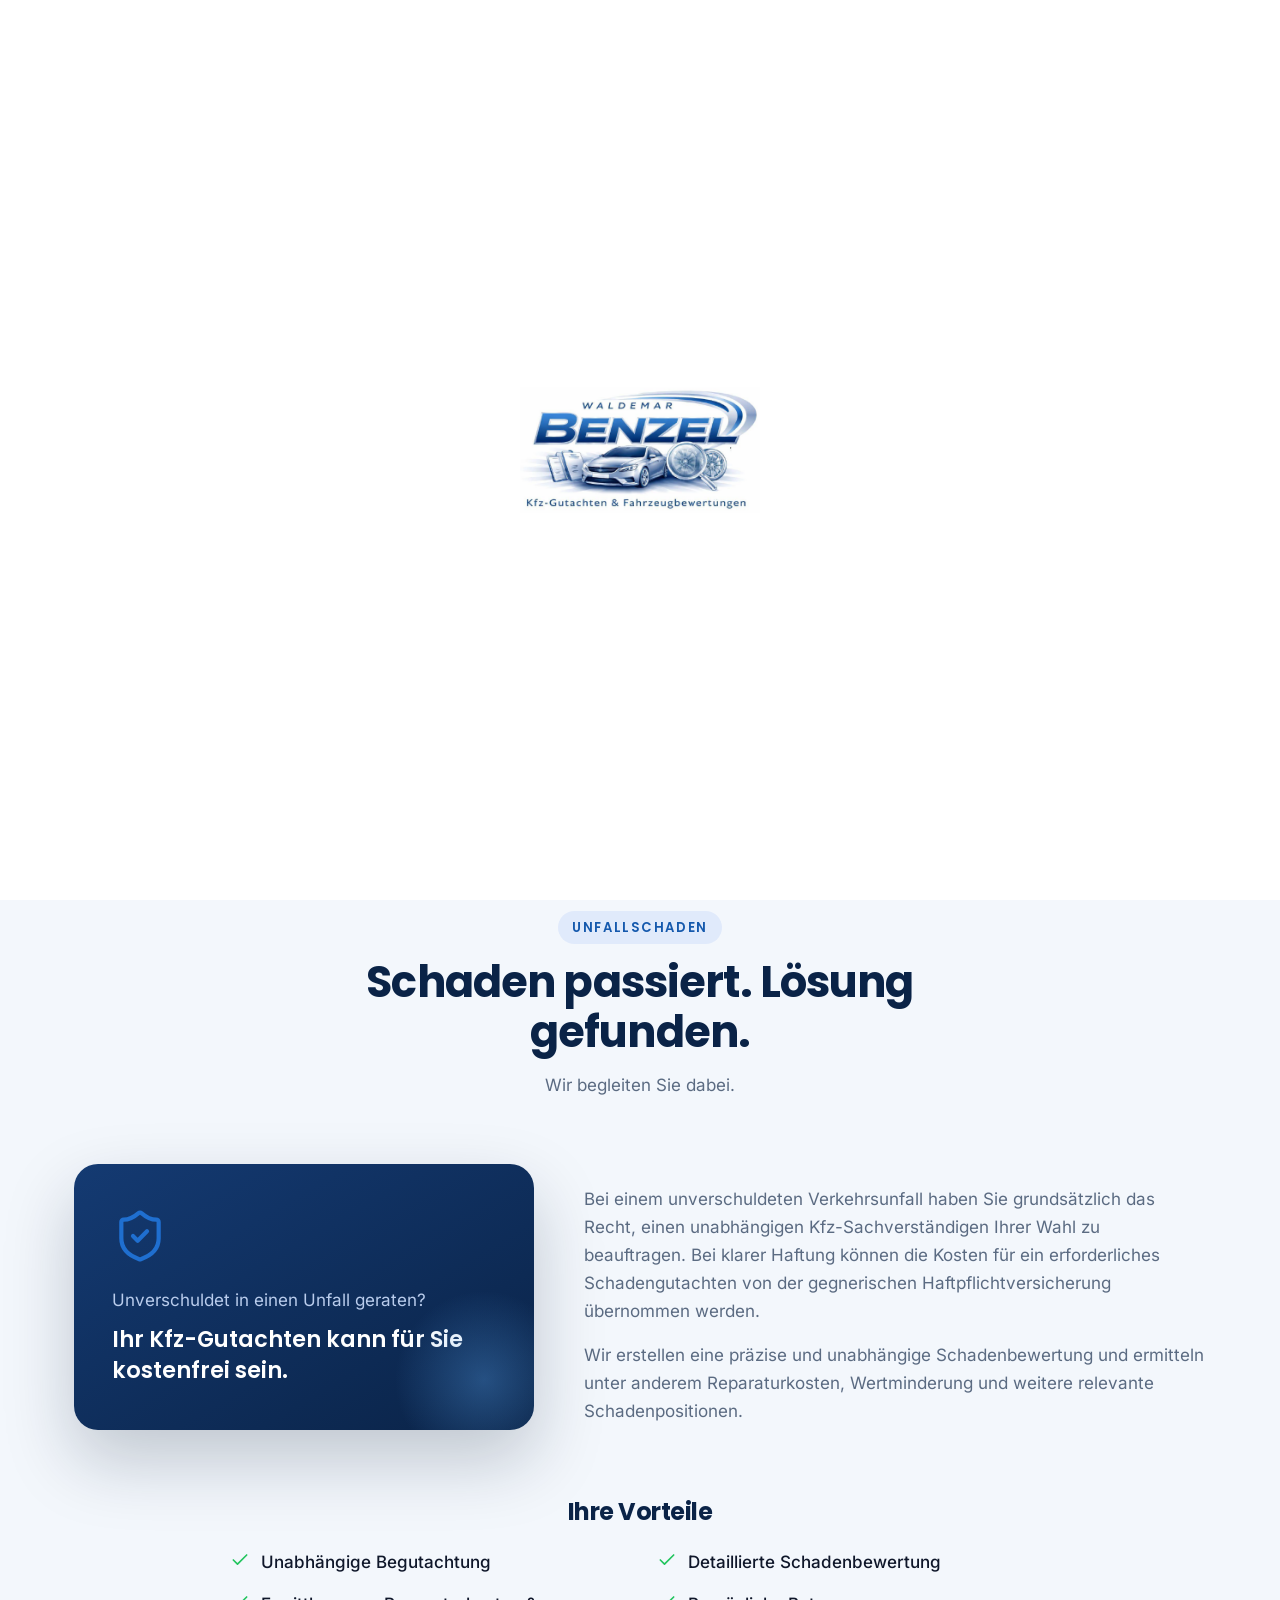
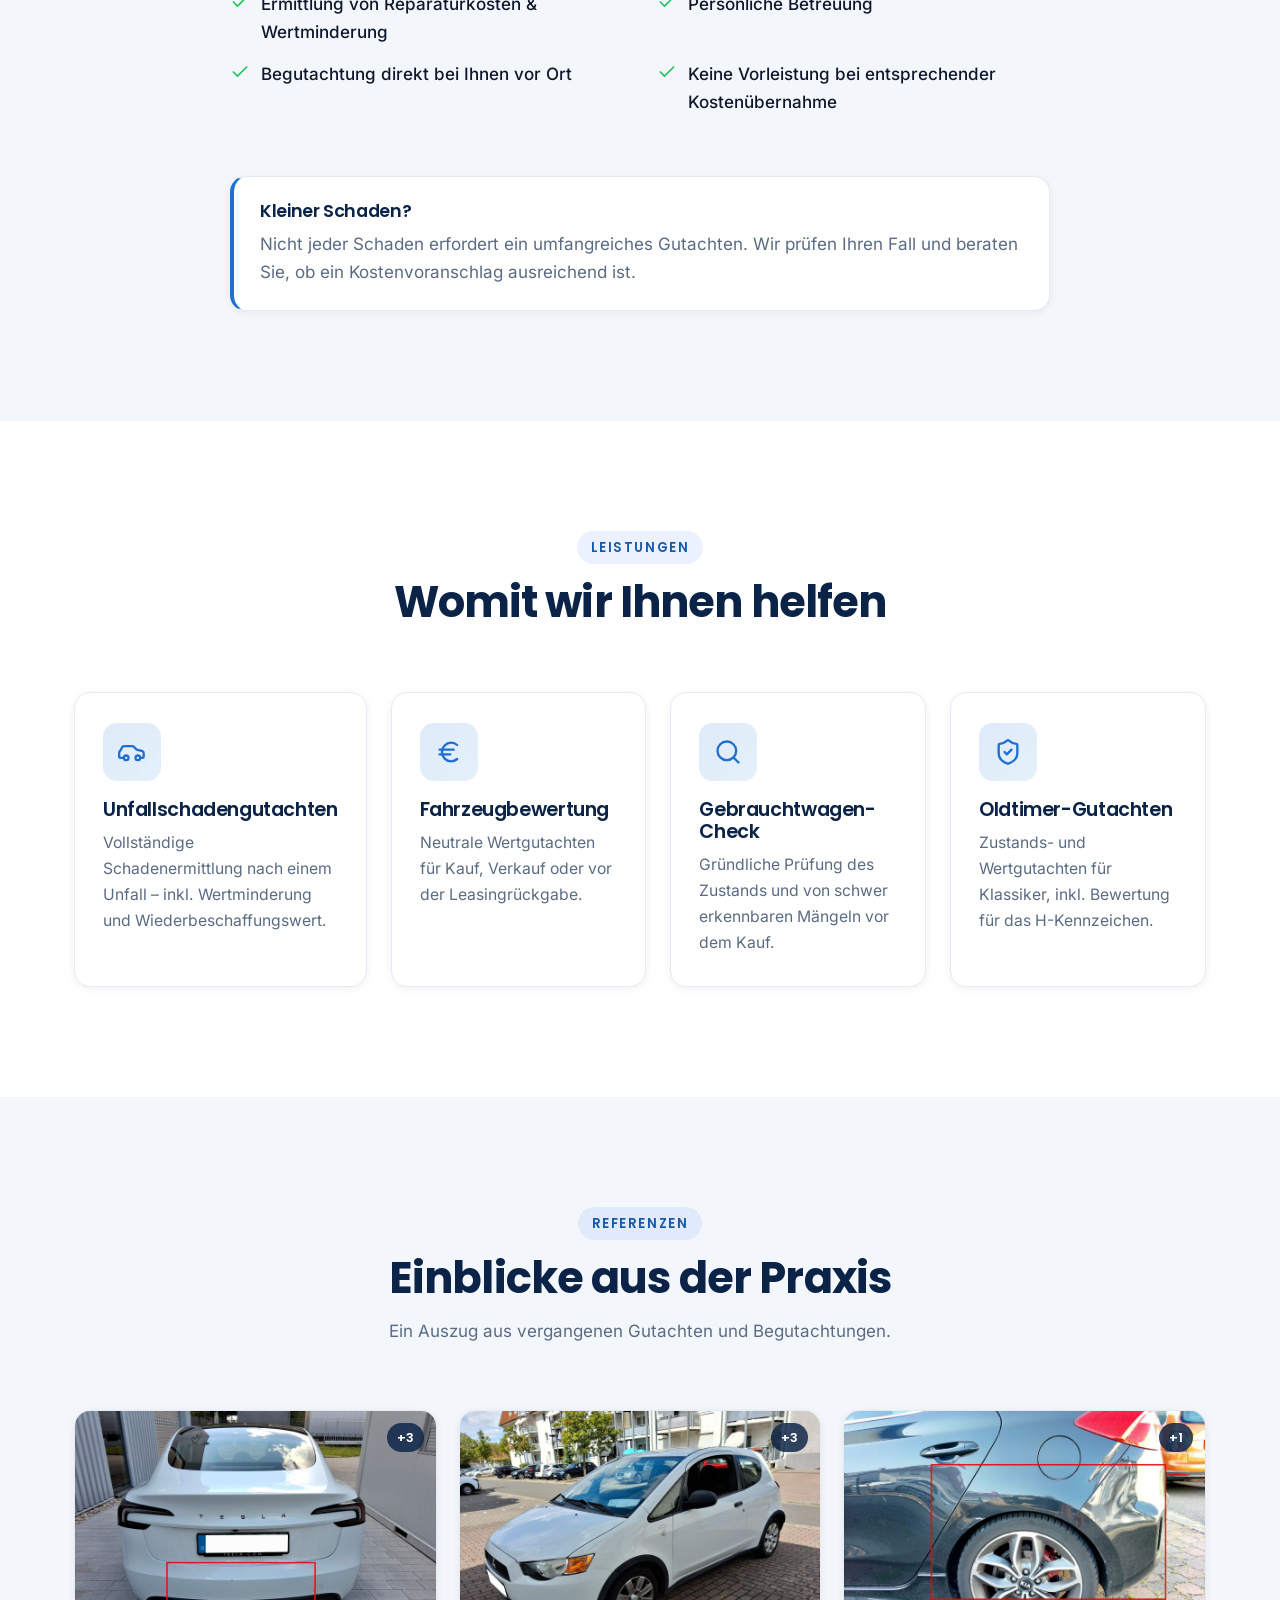
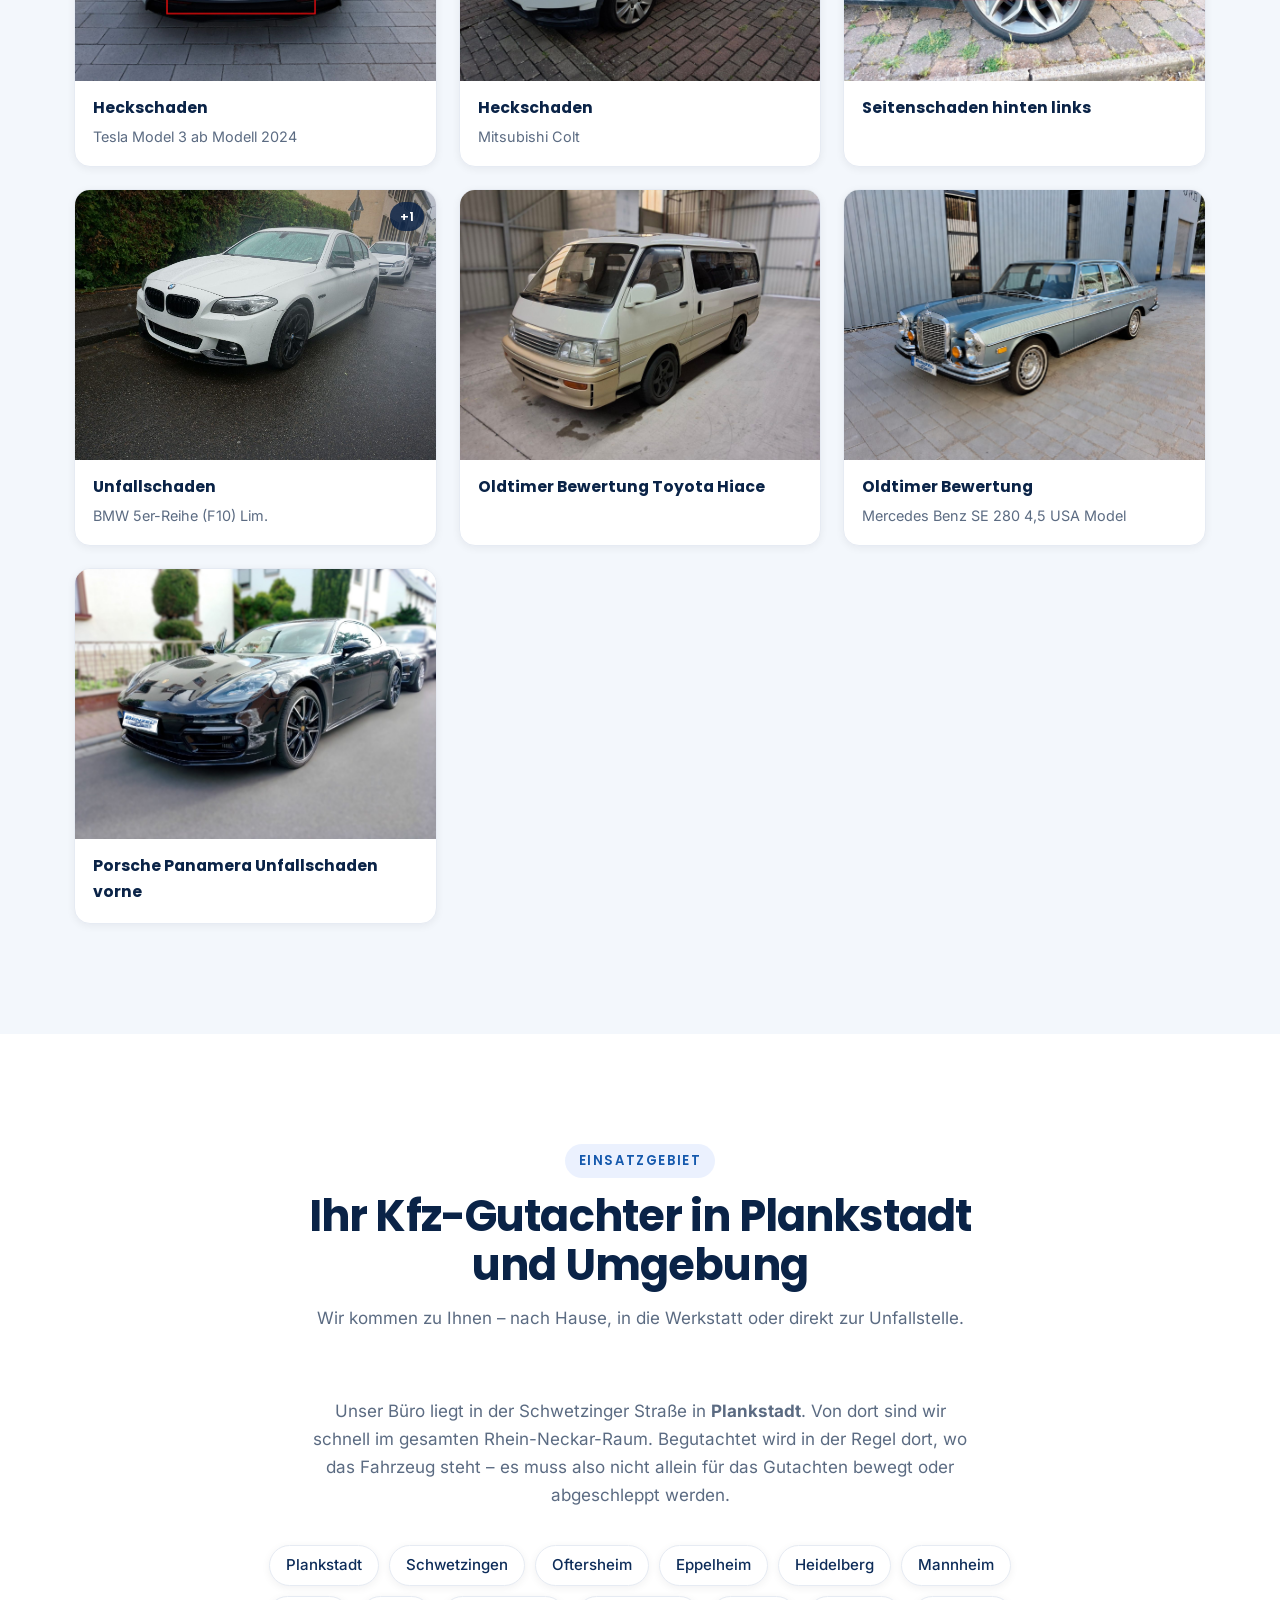
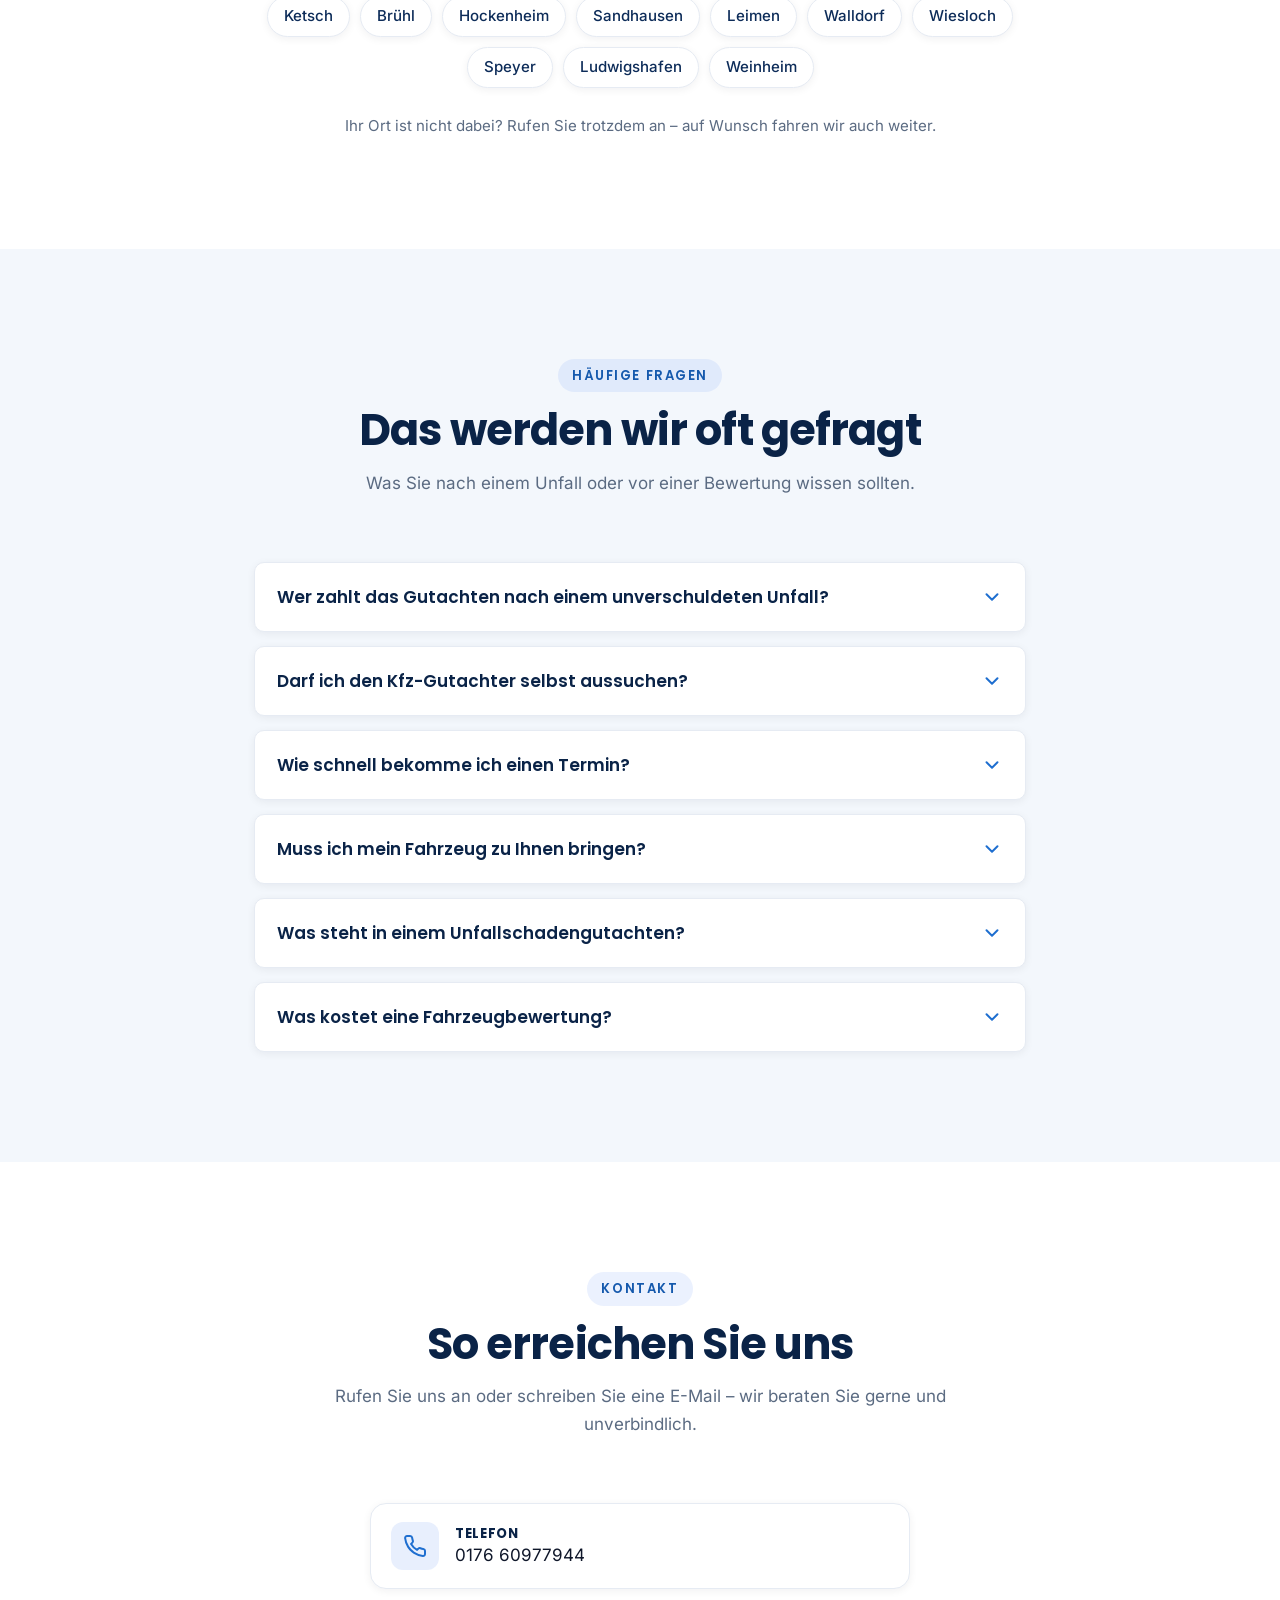
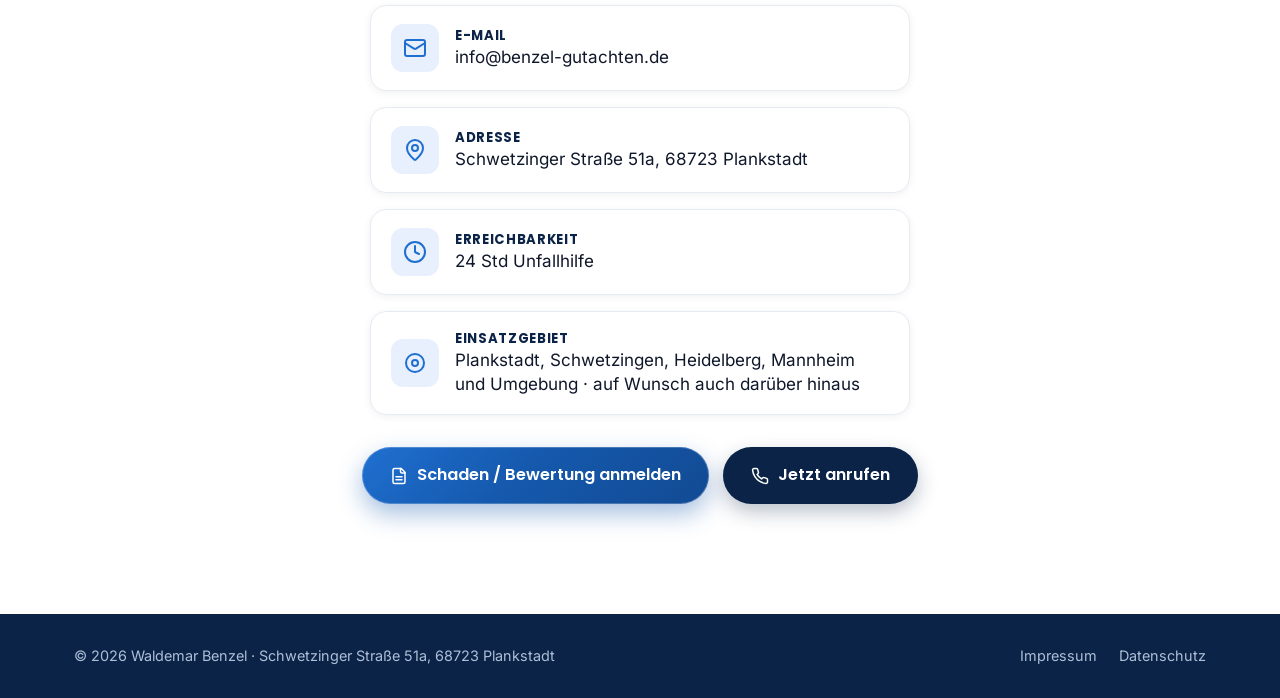
<file: index.html>
<!DOCTYPE html>
<html lang="de">
<head>
  <meta charset="UTF-8" />
  <meta name="viewport" content="width=device-width, initial-scale=1.0" />
  <title>Kfz-Gutachter Plankstadt · Unfallgutachten & Fahrzeugbewertung | Benzel</title>
  <meta name="description" content="Unabhängiger Kfz-Gutachter in Plankstadt: Unfallgutachten, Fahrzeugbewertung, Gebrauchtwagen-Check und Oldtimer-Gutachten – auch in Schwetzingen, Heidelberg und Mannheim." />
  <meta name="theme-color" content="#0a2347" />

  <!-- Open Graph -->
  <meta property="og:title" content="Kfz-Gutachter Plankstadt · Waldemar Benzel" />
  <meta property="og:description" content="Unabhängiger Kfz-Gutachter in Plankstadt. Unfallgutachten, Fahrzeugbewertung und Gebrauchtwagen-Check – vor Ort in der Rhein-Neckar-Region und darüber hinaus." />
  <meta property="og:type" content="website" />
  <meta property="og:locale" content="de_DE" />
  <meta property="og:site_name" content="Waldemar Benzel" />
  <meta property="og:image" content="https://benzel-gutachten.de/assets/logo.png" />
  <meta property="og:image:width" content="560" />
  <meta property="og:image:height" content="294" />
  <meta property="og:image:alt" content="Logo Waldemar Benzel – Kfz-Gutachten &amp; Fahrzeugbewertungen" />
  <meta name="twitter:card" content="summary_large_image" />

  <!-- Favicon (inline SVG) -->
  <link rel="icon" href="data:image/svg+xml,%3Csvg xmlns='http://www.w3.org/2000/svg' viewBox='0 0 32 32'%3E%3Crect width='32' height='32' rx='7' fill='%230a2347'/%3E%3Cpath d='M7 19h18M9 19l1.6-4.2A2 2 0 0 1 12.5 13.5h7a2 2 0 0 1 1.9 1.3L23 19' fill='none' stroke='%2357a0e8' stroke-width='2' stroke-linecap='round' stroke-linejoin='round'/%3E%3Ccircle cx='11' cy='21' r='1.8' fill='%23fff'/%3E%3Ccircle cx='21' cy='21' r='1.8' fill='%23fff'/%3E%3C/svg%3E" />

  <script>document.documentElement.classList.add("js")</script>
  <noscript><style>#preloader{display:none!important}</style></noscript>
  <link rel="stylesheet" href="css/fonts.css" />
  <link rel="stylesheet" href="css/style.css?v=17" />

  <link rel="canonical" href="https://benzel-gutachten.de/" />
  <meta property="og:url" content="https://benzel-gutachten.de/" />
  <meta name="robots" content="index, follow" />
  <meta name="author" content="Waldemar Benzel" />

  <!-- Strukturierte Daten für lokale SEO -->
  <script type="application/ld+json">
{
  "@context": "https://schema.org",
  "@graph": [
    {
      "@type": [
        "AutomotiveBusiness",
        "ProfessionalService"
      ],
      "@id": "https://benzel-gutachten.de/#betrieb",
      "name": "Waldemar Benzel – Kfz-Gutachten & Fahrzeugbewertungen",
      "alternateName": "Kfz-Gutachter Benzel Plankstadt",
      "description": "Unabhängiger Kfz-Gutachter in Plankstadt: Unfallschadengutachten, Fahrzeugbewertung, Gebrauchtwagen-Check und Oldtimer-Gutachten für die Rhein-Neckar-Region.",
      "url": "https://benzel-gutachten.de/",
      "telephone": "+49-176-60977944",
      "email": "info@benzel-gutachten.de",
      "image": "https://benzel-gutachten.de/assets/logo.png",
      "logo": "https://benzel-gutachten.de/assets/logo.png",
      "priceRange": "€€",
      "currenciesAccepted": "EUR",
      "knowsLanguage": [
        "de",
        "ru"
      ],
      "address": {
        "@type": "PostalAddress",
        "streetAddress": "Schwetzinger Straße 51a",
        "postalCode": "68723",
        "addressLocality": "Plankstadt",
        "addressRegion": "Baden-Württemberg",
        "addressCountry": "DE"
      },
      "geo": {
        "@type": "GeoCoordinates",
        "latitude": 49.3912948,
        "longitude": 8.5924521
      },
      "hasMap": "https://www.google.com/maps/search/?api=1&query=Schwetzinger+Stra%C3%9Fe+51a%2C+68723+Plankstadt",
      "founder": {
        "@type": "Person",
        "name": "Waldemar Benzel",
        "jobTitle": "Freier Kfz-Sachverständiger"
      },
      "areaServed": [
        {
          "@type": "City",
          "name": "Plankstadt"
        },
        {
          "@type": "City",
          "name": "Schwetzingen"
        },
        {
          "@type": "City",
          "name": "Oftersheim"
        },
        {
          "@type": "City",
          "name": "Eppelheim"
        },
        {
          "@type": "City",
          "name": "Heidelberg"
        },
        {
          "@type": "City",
          "name": "Mannheim"
        },
        {
          "@type": "City",
          "name": "Ketsch"
        },
        {
          "@type": "City",
          "name": "Brühl"
        },
        {
          "@type": "City",
          "name": "Hockenheim"
        },
        {
          "@type": "City",
          "name": "Sandhausen"
        },
        {
          "@type": "City",
          "name": "Leimen"
        },
        {
          "@type": "City",
          "name": "Walldorf"
        },
        {
          "@type": "City",
          "name": "Wiesloch"
        },
        {
          "@type": "City",
          "name": "Speyer"
        },
        {
          "@type": "City",
          "name": "Ludwigshafen am Rhein"
        },
        {
          "@type": "City",
          "name": "Weinheim"
        },
        {
          "@type": "AdministrativeArea",
          "name": "Rhein-Neckar-Kreis"
        },
        {
          "@type": "AdministrativeArea",
          "name": "Metropolregion Rhein-Neckar"
        },
        {
          "@type": "State",
          "name": "Baden-Württemberg"
        },
        {
          "@type": "State",
          "name": "Rheinland-Pfalz"
        },
        {
          "@type": "State",
          "name": "Hessen"
        }
      ],
      "openingHoursSpecification": [
        {
          "@type": "OpeningHoursSpecification",
          "dayOfWeek": [
            "Monday",
            "Tuesday",
            "Wednesday",
            "Thursday",
            "Friday",
            "Saturday",
            "Sunday"
          ],
          "opens": "00:00",
          "closes": "23:59"
        }
      ],
      "hasOfferCatalog": {
        "@type": "OfferCatalog",
        "name": "Leistungen",
        "itemListElement": [
          {
            "@type": "Offer",
            "itemOffered": {
              "@type": "Service",
              "name": "Unfallschadengutachten",
              "description": "Vollständige Schadenermittlung nach einem Unfall – inklusive Wertminderung und Wiederbeschaffungswert.",
              "serviceType": "Kfz-Schadengutachten",
              "provider": {
                "@id": "https://benzel-gutachten.de/#betrieb"
              }
            }
          },
          {
            "@type": "Offer",
            "itemOffered": {
              "@type": "Service",
              "name": "Fahrzeugbewertung",
              "description": "Neutrale Wertgutachten für Kauf, Verkauf oder vor der Leasingrückgabe.",
              "serviceType": "Fahrzeugbewertung",
              "provider": {
                "@id": "https://benzel-gutachten.de/#betrieb"
              }
            }
          },
          {
            "@type": "Offer",
            "itemOffered": {
              "@type": "Service",
              "name": "Gebrauchtwagen-Check",
              "description": "Gründliche Prüfung des Zustands und von schwer erkennbaren Mängeln vor dem Kauf.",
              "serviceType": "Gebrauchtwagenprüfung",
              "provider": {
                "@id": "https://benzel-gutachten.de/#betrieb"
              }
            }
          },
          {
            "@type": "Offer",
            "itemOffered": {
              "@type": "Service",
              "name": "Oldtimer-Gutachten",
              "description": "Zustands- und Wertgutachten für Klassiker, inklusive Bewertung für das H-Kennzeichen.",
              "serviceType": "Oldtimer-Wertgutachten",
              "provider": {
                "@id": "https://benzel-gutachten.de/#betrieb"
              }
            }
          }
        ]
      }
    },
    {
      "@type": "WebSite",
      "@id": "https://benzel-gutachten.de/#website",
      "url": "https://benzel-gutachten.de/",
      "name": "Waldemar Benzel – Kfz-Gutachten & Fahrzeugbewertungen",
      "inLanguage": "de-DE",
      "publisher": {
        "@id": "https://benzel-gutachten.de/#betrieb"
      }
    },
    {
      "@type": "FAQPage",
      "@id": "https://benzel-gutachten.de/#fragen",
      "mainEntity": [
        {
          "@type": "Question",
          "name": "Wer zahlt das Gutachten nach einem unverschuldeten Unfall?",
          "acceptedAnswer": {
            "@type": "Answer",
            "text": "Bei klarer Haftung übernimmt in der Regel die Haftpflichtversicherung des Unfallgegners die Kosten für ein erforderliches Schadengutachten. Bei sehr kleinen Schäden kann das anders sein – dann sagen wir Ihnen das vorher und beraten Sie, ob ein Kostenvoranschlag der bessere Weg ist."
          }
        },
        {
          "@type": "Question",
          "name": "Darf ich den Kfz-Gutachter selbst aussuchen?",
          "acceptedAnswer": {
            "@type": "Answer",
            "text": "Ja. Nach einem unverschuldeten Verkehrsunfall haben Sie grundsätzlich das Recht, einen unabhängigen Kfz-Sachverständigen Ihrer Wahl zu beauftragen. Sie sind nicht verpflichtet, den Gutachter der gegnerischen Versicherung zu nehmen."
          }
        },
        {
          "@type": "Question",
          "name": "Wie schnell bekomme ich einen Termin?",
          "acceptedAnswer": {
            "@type": "Answer",
            "text": "In der Regel noch am selben oder am nächsten Werktag. Nach einem Unfall erreichen Sie uns rund um die Uhr unter 0176 60977944."
          }
        },
        {
          "@type": "Question",
          "name": "Muss ich mein Fahrzeug zu Ihnen bringen?",
          "acceptedAnswer": {
            "@type": "Answer",
            "text": "Nein. Wir begutachten dort, wo das Fahrzeug steht – bei Ihnen zu Hause, in der Werkstatt oder an der Unfallstelle. Das gilt für Plankstadt und die gesamte Umgebung."
          }
        },
        {
          "@type": "Question",
          "name": "Was steht in einem Unfallschadengutachten?",
          "acceptedAnswer": {
            "@type": "Answer",
            "text": "Unter anderem der Reparaturweg und die Reparaturkosten, die Wertminderung, Wiederbeschaffungs- und Restwert, die voraussichtliche Ausfalldauer sowie eine vollständige Fotodokumentation des Schadens."
          }
        },
        {
          "@type": "Question",
          "name": "Was kostet eine Fahrzeugbewertung?",
          "acceptedAnswer": {
            "@type": "Answer",
            "text": "Das hängt vom Fahrzeug und vom Umfang ab. Rufen Sie kurz an oder schreiben Sie uns – den Preis nennen wir Ihnen vorab, bevor Sie sich entscheiden."
          }
        }
      ]
    }
  ]
}
  </script>
</head>
<body>
  <a class="skip-link" href="#main">Zum Inhalt springen</a>

  <!-- Lade-Vorschau (Splash) -->
  <div id="preloader" class="preloader" aria-hidden="true">
    <img class="preloader__logo" src="assets/logo.png" onerror="this.onerror=null;this.src='assets/logo.svg'" alt="" width="240" height="126" />
  </div>

  <!-- ===== Header ===== -->
  <header class="header is-scrolled" id="top">
    <div class="container header__inner">
      <a href="#top" class="brand" aria-label="Waldemar Benzel – Startseite">
        <img class="brand__logo" src="assets/logo.png" onerror="this.onerror=null;this.src='assets/logo.svg'" alt="Waldemar Benzel – Kfz-Gutachten & Fahrzeugbewertungen" width="200" height="105" />
      </a>
      <div class="header__actions">
        <a href="tel:+4917660977944" class="btn btn--primary header__phone">
          <svg viewBox="0 0 24 24" class="ico" aria-hidden="true"><path d="M22 16.92v3a2 2 0 0 1-2.18 2 19.79 19.79 0 0 1-8.63-3.07 19.5 19.5 0 0 1-6-6 19.79 19.79 0 0 1-3.07-8.67A2 2 0 0 1 4.11 2h3a2 2 0 0 1 2 1.72c.13.96.36 1.9.7 2.81a2 2 0 0 1-.45 2.11L8.09 9.91a16 16 0 0 0 6 6l1.27-1.27a2 2 0 0 1 2.11-.45c.91.34 1.85.57 2.81.7A2 2 0 0 1 22 16.92z"/></svg>
          Anrufen
        </a>
        <a href="https://schaden.autoixpert.de/G731Gws9prDf" title="Externes Schaden-Formular – öffnet in neuem Tab" class="btn btn--dark" target="_blank" rel="noopener">
          <svg viewBox="0 0 24 24" class="ico" aria-hidden="true"><path d="M15 2H6a2 2 0 0 0-2 2v16a2 2 0 0 0 2 2h12a2 2 0 0 0 2-2V7Z"/><path d="M14 2v4a2 2 0 0 0 2 2h4"/><path d="M16 13H8"/><path d="M16 17H8"/></svg>
          <span class="u-hide-sm">Schaden / Bewertung anmelden</span>
          <span class="u-only-sm">Schaden melden</span>
        </a>
      </div>
    </div>
  </header>

  <main id="main" tabindex="-1">
    <!-- ===== Hero ===== -->
    <section class="hero">
      <div class="hero__glow" aria-hidden="true"></div>
      <div class="container hero__inner hero__inner--center">
        <span class="eyebrow eyebrow--light">Unabhängiger <span class="nowrap">Kfz-Gutachter</span> in Plankstadt</span>
        <h1 class="hero__title"><span class="hero__brand">Benzel</span> KFZ-Gutachten &amp; <span>Fahrzeugbewertungen</span></h1>

        <p class="hero__lead">
          Nach einem Verkehrsunfall oder sonstigen Schaden prüfen wir Ihr Fahrzeug und erstellen
          unabhängige, gerichtsfeste Gutachten – in Plankstadt und der ganzen Rhein-Neckar-Region.
        </p>
        <div class="hero__actions">
          <a href="https://schaden.autoixpert.de/G731Gws9prDf" title="Externes Schaden-Formular – öffnet in neuem Tab" class="btn btn--primary btn--lg" target="_blank" rel="noopener">
            <svg viewBox="0 0 24 24" class="ico" aria-hidden="true"><path d="M15 2H6a2 2 0 0 0-2 2v16a2 2 0 0 0 2 2h12a2 2 0 0 0 2-2V7Z"/><path d="M14 2v4a2 2 0 0 0 2 2h4"/><path d="M16 13H8"/><path d="M16 17H8"/></svg>
            Schaden / Bewertung anmelden
          </a>
          <a href="tel:+4917660977944" class="btn btn--ghost btn--lg">
            <svg viewBox="0 0 24 24" class="ico" aria-hidden="true"><path d="M22 16.92v3a2 2 0 0 1-2.18 2 19.79 19.79 0 0 1-8.63-3.07 19.5 19.5 0 0 1-6-6 19.79 19.79 0 0 1-3.07-8.67A2 2 0 0 1 4.11 2h3a2 2 0 0 1 2 1.72c.13.96.36 1.9.7 2.81a2 2 0 0 1-.45 2.11L8.09 9.91a16 16 0 0 0 6 6l1.27-1.27a2 2 0 0 1 2.11-.45c.91.34 1.85.57 2.81.7A2 2 0 0 1 22 16.92z"/></svg>
            0176 60977944
          </a>
        </div>
        <ul class="hero__usps">
          <li><svg viewBox="0 0 24 24" class="ico" aria-hidden="true"><polyline points="20 6 9 17 4 12"/></svg> 100 % unabhängig</li>
          <li><svg viewBox="0 0 24 24" class="ico" aria-hidden="true"><polyline points="20 6 9 17 4 12"/></svg> Schnelle Termine</li>
          <li><svg viewBox="0 0 24 24" class="ico" aria-hidden="true"><polyline points="20 6 9 17 4 12"/></svg> Kompetent</li>
        </ul>
      </div>
    </section>

    <!-- ===== Unfallschaden ===== -->
    <section class="section section--alt" id="unfallschaden">
      <div class="container">
        <div class="section__head">
          <span class="eyebrow">Unfallschaden</span>
          <h2 class="section__title">Schaden passiert. Lösung gefunden.</h2>
          <p class="section__sub">Wir begleiten Sie dabei.</p>
        </div>

        <div class="about">
          <div class="about__card">
            <svg class="about__big-icon" viewBox="0 0 24 24" aria-hidden="true"><path d="M20 13c0 5-3.5 7.5-7.66 8.95a1 1 0 0 1-.67-.01C7.5 20.5 4 18 4 13V6a1 1 0 0 1 1-1c2 0 4.5-1.2 6.24-2.72a1.17 1.17 0 0 1 1.52 0C14.51 3.81 17 5 19 5a1 1 0 0 1 1 1z"/><path d="m9 12 2 2 4-4"/></svg>
            <p class="about__frage">Unverschuldet in einen Unfall geraten?</p>
            <p class="about__quote">Ihr Kfz-Gutachten kann für Sie kostenfrei sein.</p>
          </div>

          <div class="about__content">
            <p>
              Bei einem unverschuldeten Verkehrsunfall haben Sie grundsätzlich das Recht, einen
              unabhängigen Kfz-Sachverständigen Ihrer Wahl zu beauftragen. Bei klarer Haftung können
              die Kosten für ein erforderliches Schadengutachten von der gegnerischen
              Haftpflichtversicherung übernommen werden.
            </p>
            <p>
              Wir erstellen eine präzise und unabhängige Schadenbewertung und ermitteln unter anderem
              Reparaturkosten, Wertminderung und weitere relevante Schadenpositionen.
            </p>
          </div>
        </div>

        <div class="vorteile">
          <h3 class="vorteile__titel">Ihre Vorteile</h3>
          <ul class="checklist checklist--zwei">
            <li><svg viewBox="0 0 24 24" class="ico" aria-hidden="true"><polyline points="20 6 9 17 4 12"/></svg> Unabhängige Begutachtung</li>
            <li><svg viewBox="0 0 24 24" class="ico" aria-hidden="true"><polyline points="20 6 9 17 4 12"/></svg> Detaillierte Schadenbewertung</li>
            <li><svg viewBox="0 0 24 24" class="ico" aria-hidden="true"><polyline points="20 6 9 17 4 12"/></svg> Ermittlung von Reparaturkosten &amp; Wertminderung</li>
            <li><svg viewBox="0 0 24 24" class="ico" aria-hidden="true"><polyline points="20 6 9 17 4 12"/></svg> Persönliche Betreuung</li>
            <li><svg viewBox="0 0 24 24" class="ico" aria-hidden="true"><polyline points="20 6 9 17 4 12"/></svg> Begutachtung direkt bei Ihnen vor Ort</li>
            <li><svg viewBox="0 0 24 24" class="ico" aria-hidden="true"><polyline points="20 6 9 17 4 12"/></svg> Keine Vorleistung bei entsprechender Kostenübernahme</li>
          </ul>
        </div>

        <div class="hinweis">
          <h3 class="hinweis__titel">Kleiner Schaden?</h3>
          <p>
            Nicht jeder Schaden erfordert ein umfangreiches Gutachten. Wir prüfen Ihren Fall und
            beraten Sie, ob ein Kostenvoranschlag ausreichend ist.
          </p>
        </div>

      </div>
    </section>

    <!-- ===== Leistungen ===== -->
    <section class="section" id="leistungen">
      <div class="container">
        <div class="section__head">
          <span class="eyebrow">Leistungen</span>
          <h2 class="section__title">Womit wir Ihnen helfen</h2>
        </div>

        <div class="cards cards--simple">
          <article class="card">
            <span class="card__icon"><svg viewBox="0 0 24 24" aria-hidden="true"><path d="M19 17h2c.6 0 1-.4 1-1v-3c0-.9-.7-1.7-1.5-1.9C18.7 10.6 16 10 16 10s-1.3-1.4-2.2-2.3c-.5-.4-1.1-.7-1.8-.7H5c-.6 0-1.1.4-1.4.9l-1.5 2.8C1.4 11.3 1 12.1 1 13v3c0 .6.4 1 1 1h2"/><circle cx="7" cy="17" r="2"/><circle cx="17" cy="17" r="2"/></svg></span>
            <h3 class="card__title">Unfallschadengutachten</h3>
            <p>Vollständige Schadenermittlung nach einem Unfall – inkl. Wertminderung und Wiederbeschaffungswert.</p>
          </article>

          <article class="card">
            <span class="card__icon"><svg viewBox="0 0 24 24" aria-hidden="true"><path d="M4 10h12"/><path d="M4 14h9"/><path d="M19 6a7.7 7.7 0 0 0-5.2-2A7.9 7.9 0 0 0 6 12c0 4.4 3.5 8 7.8 8 2 0 3.8-.8 5.2-2"/></svg></span>
            <h3 class="card__title">Fahrzeugbewertung</h3>
            <p>Neutrale Wertgutachten für Kauf, Verkauf oder vor der Leasingrückgabe.</p>
          </article>

          <article class="card">
            <span class="card__icon"><svg viewBox="0 0 24 24" aria-hidden="true"><circle cx="11" cy="11" r="8"/><path d="m21 21-4.3-4.3"/></svg></span>
            <h3 class="card__title">Gebrauchtwagen-Check</h3>
            <p>Gründliche Prüfung des Zustands und von schwer erkennbaren Mängeln vor dem Kauf.</p>
          </article>

          <article class="card">
            <span class="card__icon"><svg viewBox="0 0 24 24" aria-hidden="true"><path d="M20 13c0 5-3.5 7.5-7.66 8.95a1 1 0 0 1-.67-.01C7.5 20.5 4 18 4 13V6a1 1 0 0 1 1-1c2 0 4.5-1.2 6.24-2.72a1.17 1.17 0 0 1 1.52 0C14.51 3.81 17 5 19 5a1 1 0 0 1 1 1z"/><path d="m9 12 2 2 4-4"/></svg></span>
            <h3 class="card__title">Oldtimer-Gutachten</h3>
            <p>Zustands- und Wertgutachten für Klassiker, inkl. Bewertung für das H-Kennzeichen.</p>
          </article>
        </div>
      </div>
    </section>

    <!-- ===== Referenzen / Galerie ===== -->
    <section class="section section--alt" id="referenzen">
      <div class="container">
        <div class="section__head">
          <span class="eyebrow">Referenzen</span>
          <h2 class="section__title">Einblicke aus der Praxis</h2>
          <p class="section__sub">Ein Auszug aus vergangenen Gutachten und Begutachtungen.</p>
        </div>

        <div class="gallery" id="galerie">
          <figure class="gallery__item">
            <img class="gallery__img is-placeholder" src="assets/referenzen/placeholder.svg" alt="Referenz: Unfallschadengutachten" loading="lazy" width="640" height="480" />
            <figcaption class="gallery__cap">Unfallschadengutachten</figcaption>
          </figure>
          <figure class="gallery__item">
            <img class="gallery__img is-placeholder" src="assets/referenzen/placeholder.svg" alt="Referenz: Fahrzeugbewertung" loading="lazy" width="640" height="480" />
            <figcaption class="gallery__cap">Fahrzeugbewertung &amp; Wertgutachten</figcaption>
          </figure>
          <figure class="gallery__item">
            <img class="gallery__img is-placeholder" src="assets/referenzen/placeholder.svg" alt="Referenz: Gebrauchtwagen-Check" loading="lazy" width="640" height="480" />
            <figcaption class="gallery__cap">Gebrauchtwagen-Check</figcaption>
          </figure>
          <figure class="gallery__item">
            <img class="gallery__img is-placeholder" src="assets/referenzen/placeholder.svg" alt="Referenz: Oldtimer-Gutachten" loading="lazy" width="640" height="480" />
            <figcaption class="gallery__cap">Oldtimer-Gutachten</figcaption>
          </figure>
          <figure class="gallery__item">
            <img class="gallery__img is-placeholder" src="assets/referenzen/placeholder.svg" alt="Referenz: Lack- und Karosserieschaden" loading="lazy" width="640" height="480" />
            <figcaption class="gallery__cap">Lack- &amp; Karosserieschaden</figcaption>
          </figure>
          <figure class="gallery__item">
            <img class="gallery__img is-placeholder" src="assets/referenzen/placeholder.svg" alt="Referenz: Beweissicherung und Dokumentation" loading="lazy" width="640" height="480" />
            <figcaption class="gallery__cap">Beweissicherung &amp; Dokumentation</figcaption>
          </figure>
        </div>
      </div>
    </section>

    <!-- ===== Einsatzgebiet ===== -->
    <section class="section" id="einsatzgebiet">
      <div class="container container--narrow">
        <div class="section__head">
          <span class="eyebrow">Einsatzgebiet</span>
          <h2 class="section__title">Ihr Kfz-Gutachter in Plankstadt und Umgebung</h2>
          <p class="section__sub">Wir kommen zu Ihnen – nach Hause, in die Werkstatt oder direkt zur Unfallstelle.</p>
        </div>

        <p class="region__text">
          Unser Büro liegt in der Schwetzinger Straße in <strong>Plankstadt</strong>. Von dort sind wir
          schnell im gesamten Rhein-Neckar-Raum. Begutachtet wird in der Regel dort, wo das Fahrzeug
          steht – es muss also nicht allein für das Gutachten bewegt oder abgeschleppt werden.
        </p>

        <ul class="orte" aria-label="Orte, in denen wir regelmäßig begutachten">
          <li>Plankstadt</li>
          <li>Schwetzingen</li>
          <li>Oftersheim</li>
          <li>Eppelheim</li>
          <li>Heidelberg</li>
          <li>Mannheim</li>
          <li>Ketsch</li>
          <li>Brühl</li>
          <li>Hockenheim</li>
          <li>Sandhausen</li>
          <li>Leimen</li>
          <li>Walldorf</li>
          <li>Wiesloch</li>
          <li>Speyer</li>
          <li>Ludwigshafen</li>
          <li>Weinheim</li>
        </ul>

        <p class="region__hinweis">
          Ihr Ort ist nicht dabei? Rufen Sie trotzdem an – auf Wunsch fahren wir auch weiter.
        </p>
      </div>
    </section>

    <!-- ===== Häufige Fragen ===== -->
    <section class="section section--alt" id="fragen">
      <div class="container container--narrow">
        <div class="section__head">
          <span class="eyebrow">Häufige Fragen</span>
          <h2 class="section__title">Das werden wir oft gefragt</h2>
          <p class="section__sub">Was Sie nach einem Unfall oder vor einer Bewertung wissen sollten.</p>
        </div>

        <div class="faq">
          <details class="faq__item">
            <summary>Wer zahlt das Gutachten nach einem unverschuldeten Unfall?
              <svg class="faq__chevron" viewBox="0 0 24 24" aria-hidden="true"><polyline points="6 9 12 15 18 9"/></svg>
            </summary>
            <div class="faq__body">
              <p>Bei klarer Haftung übernimmt in der Regel die Haftpflichtversicherung des Unfallgegners
                 die Kosten für ein erforderliches Schadengutachten. Bei sehr kleinen Schäden kann das
                 anders sein – dann sagen wir Ihnen das vorher und beraten Sie, ob ein Kostenvoranschlag
                 der bessere Weg ist.</p>
            </div>
          </details>

          <details class="faq__item">
            <summary>Darf ich den Kfz-Gutachter selbst aussuchen?
              <svg class="faq__chevron" viewBox="0 0 24 24" aria-hidden="true"><polyline points="6 9 12 15 18 9"/></svg>
            </summary>
            <div class="faq__body">
              <p>Ja. Nach einem unverschuldeten Verkehrsunfall haben Sie grundsätzlich das Recht, einen
                 unabhängigen Kfz-Sachverständigen Ihrer Wahl zu beauftragen. Sie sind nicht verpflichtet,
                 den Gutachter der gegnerischen Versicherung zu nehmen.</p>
            </div>
          </details>

          <details class="faq__item">
            <summary>Wie schnell bekomme ich einen Termin?
              <svg class="faq__chevron" viewBox="0 0 24 24" aria-hidden="true"><polyline points="6 9 12 15 18 9"/></svg>
            </summary>
            <div class="faq__body">
              <p>In der Regel noch am selben oder am nächsten Werktag. Nach einem Unfall erreichen Sie
                 uns rund um die Uhr unter <a href="tel:+4917660977944">0176 60977944</a>.</p>
            </div>
          </details>

          <details class="faq__item">
            <summary>Muss ich mein Fahrzeug zu Ihnen bringen?
              <svg class="faq__chevron" viewBox="0 0 24 24" aria-hidden="true"><polyline points="6 9 12 15 18 9"/></svg>
            </summary>
            <div class="faq__body">
              <p>Nein. Wir begutachten dort, wo das Fahrzeug steht – bei Ihnen zu Hause, in der Werkstatt
                 oder an der Unfallstelle. Das gilt für Plankstadt und die gesamte Umgebung.</p>
            </div>
          </details>

          <details class="faq__item">
            <summary>Was steht in einem Unfallschadengutachten?
              <svg class="faq__chevron" viewBox="0 0 24 24" aria-hidden="true"><polyline points="6 9 12 15 18 9"/></svg>
            </summary>
            <div class="faq__body">
              <p>Unter anderem der Reparaturweg und die Reparaturkosten, die Wertminderung,
                 Wiederbeschaffungs- und Restwert, die voraussichtliche Ausfalldauer sowie eine
                 vollständige Fotodokumentation des Schadens.</p>
            </div>
          </details>

          <details class="faq__item">
            <summary>Was kostet eine Fahrzeugbewertung?
              <svg class="faq__chevron" viewBox="0 0 24 24" aria-hidden="true"><polyline points="6 9 12 15 18 9"/></svg>
            </summary>
            <div class="faq__body">
              <p>Das hängt vom Fahrzeug und vom Umfang ab. Rufen Sie kurz an oder schreiben Sie uns –
                 den Preis nennen wir Ihnen vorab, bevor Sie sich entscheiden.</p>
            </div>
          </details>
        </div>
      </div>
    </section>

    <!-- ===== Kontakt ===== -->
    <section class="section" id="kontakt">
      <div class="container container--narrow">
        <div class="section__head">
          <span class="eyebrow">Kontakt</span>
          <h2 class="section__title">So erreichen Sie uns</h2>
          <p class="section__sub">Rufen Sie uns an oder schreiben Sie eine E-Mail – wir beraten Sie gerne und unverbindlich.</p>
        </div>

        <div class="contact__info contact__info--center">
          <a class="contact__item" href="tel:+4917660977944">
            <span class="contact__ico"><svg viewBox="0 0 24 24" aria-hidden="true"><path d="M22 16.92v3a2 2 0 0 1-2.18 2 19.79 19.79 0 0 1-8.63-3.07 19.5 19.5 0 0 1-6-6 19.79 19.79 0 0 1-3.07-8.67A2 2 0 0 1 4.11 2h3a2 2 0 0 1 2 1.72c.13.96.36 1.9.7 2.81a2 2 0 0 1-.45 2.11L8.09 9.91a16 16 0 0 0 6 6l1.27-1.27a2 2 0 0 1 2.11-.45c.91.34 1.85.57 2.81.7A2 2 0 0 1 22 16.92z"/></svg></span>
            <span><strong>Telefon</strong>0176 60977944</span>
          </a>
          <a class="contact__item" href="mailto:info@benzel-gutachten.de">
            <span class="contact__ico"><svg viewBox="0 0 24 24" aria-hidden="true"><rect x="2" y="4" width="20" height="16" rx="2"/><path d="m22 7-8.97 5.7a1.94 1.94 0 0 1-2.06 0L2 7"/></svg></span>
            <span><strong>E-Mail</strong>info@benzel-gutachten.de</span>
          </a>
          <div class="contact__item">
            <span class="contact__ico"><svg viewBox="0 0 24 24" aria-hidden="true"><path d="M20 10c0 4.99-5.54 10.19-7.4 11.8a1 1 0 0 1-1.2 0C9.54 20.19 4 14.99 4 10a8 8 0 0 1 16 0"/><circle cx="12" cy="10" r="3"/></svg></span>
            <span><strong>Adresse</strong>Schwetzinger Straße 51a, 68723 Plankstadt</span>
          </div>
          <div class="contact__item">
            <span class="contact__ico"><svg viewBox="0 0 24 24" aria-hidden="true"><circle cx="12" cy="12" r="10"/><polyline points="12 6 12 12 16 14"/></svg></span>
            <span><strong>Erreichbarkeit</strong>24 Std Unfallhilfe</span>
          </div>
          <div class="contact__item">
            <span class="contact__ico"><svg viewBox="0 0 24 24" aria-hidden="true"><circle cx="12" cy="12" r="9"/><circle cx="12" cy="12" r="3"/></svg></span>
            <span><strong>Einsatzgebiet</strong>Plankstadt, Schwetzingen, Heidelberg, Mannheim und Umgebung · auf Wunsch auch darüber hinaus</span>
          </div>
        </div>

        <div class="contact-cta">
          <a href="https://schaden.autoixpert.de/G731Gws9prDf" title="Externes Schaden-Formular – öffnet in neuem Tab" class="btn btn--primary btn--lg" target="_blank" rel="noopener">
            <svg viewBox="0 0 24 24" class="ico" aria-hidden="true"><path d="M15 2H6a2 2 0 0 0-2 2v16a2 2 0 0 0 2 2h12a2 2 0 0 0 2-2V7Z"/><path d="M14 2v4a2 2 0 0 0 2 2h4"/><path d="M16 13H8"/><path d="M16 17H8"/></svg>
            Schaden / Bewertung anmelden
          </a>
          <a href="tel:+4917660977944" class="btn btn--dark btn--lg">
            <svg viewBox="0 0 24 24" class="ico" aria-hidden="true"><path d="M22 16.92v3a2 2 0 0 1-2.18 2 19.79 19.79 0 0 1-8.63-3.07 19.5 19.5 0 0 1-6-6 19.79 19.79 0 0 1-3.07-8.67A2 2 0 0 1 4.11 2h3a2 2 0 0 1 2 1.72c.13.96.36 1.9.7 2.81a2 2 0 0 1-.45 2.11L8.09 9.91a16 16 0 0 0 6 6l1.27-1.27a2 2 0 0 1 2.11-.45c.91.34 1.85.57 2.81.7A2 2 0 0 1 22 16.92z"/></svg>
            Jetzt anrufen
          </a>
        </div>
      </div>
    </section>
  </main>

  <!-- ===== Footer ===== -->
  <footer class="footer footer--slim">
    <div class="container footer__bottom">
      <p>© <span id="year">2026</span> Waldemar Benzel · Schwetzinger Straße 51a, 68723 Plankstadt</p>
      <nav class="footer__legal" aria-label="Rechtliches">
        <a href="impressum.html">Impressum</a>
        <a href="datenschutz.html">Datenschutz</a>
      </nav>
    </div>
  </footer>

  <script>
    // Aktuelles Jahr im Footer
    var y = document.getElementById("year");
    if (y) y.textContent = new Date().getFullYear();

    // Lade-Vorschau (Splash) ausblenden – mit Mindestanzeigedauer & Sicherheits-Fallback
    (function () {
      var pre = document.getElementById("preloader");
      if (!pre) return;
      var start = Date.now(), MIN = 2700;   // Mindestanzeigedauer der Lade-Vorschau
      function hide() {
        var wait = Math.max(0, MIN - (Date.now() - start));
        setTimeout(function () { pre.classList.add("is-hidden"); }, wait);
      }
      if (document.readyState === "complete") hide();
      else window.addEventListener("load", hide);
      setTimeout(hide, 3200); // Fallback, falls 'load' nicht feuert – deckelt die Anzeige
    })();

    // Klick aufs Logo: sanft nach ganz oben (Startseite) – Desktop & Mobile
    (function () {
      var brand = document.querySelector(".brand");
      if (!brand) return;
      brand.addEventListener("click", function (e) {
        var href = brand.getAttribute("href") || "";
        if (href.charAt(0) === "#") {
          e.preventDefault();
          window.scrollTo({ top: 0, behavior: "smooth" });
        }
      });
    })();
  </script>
  <script src="js/referenzen.js"></script>
</body>
</html>
</file>
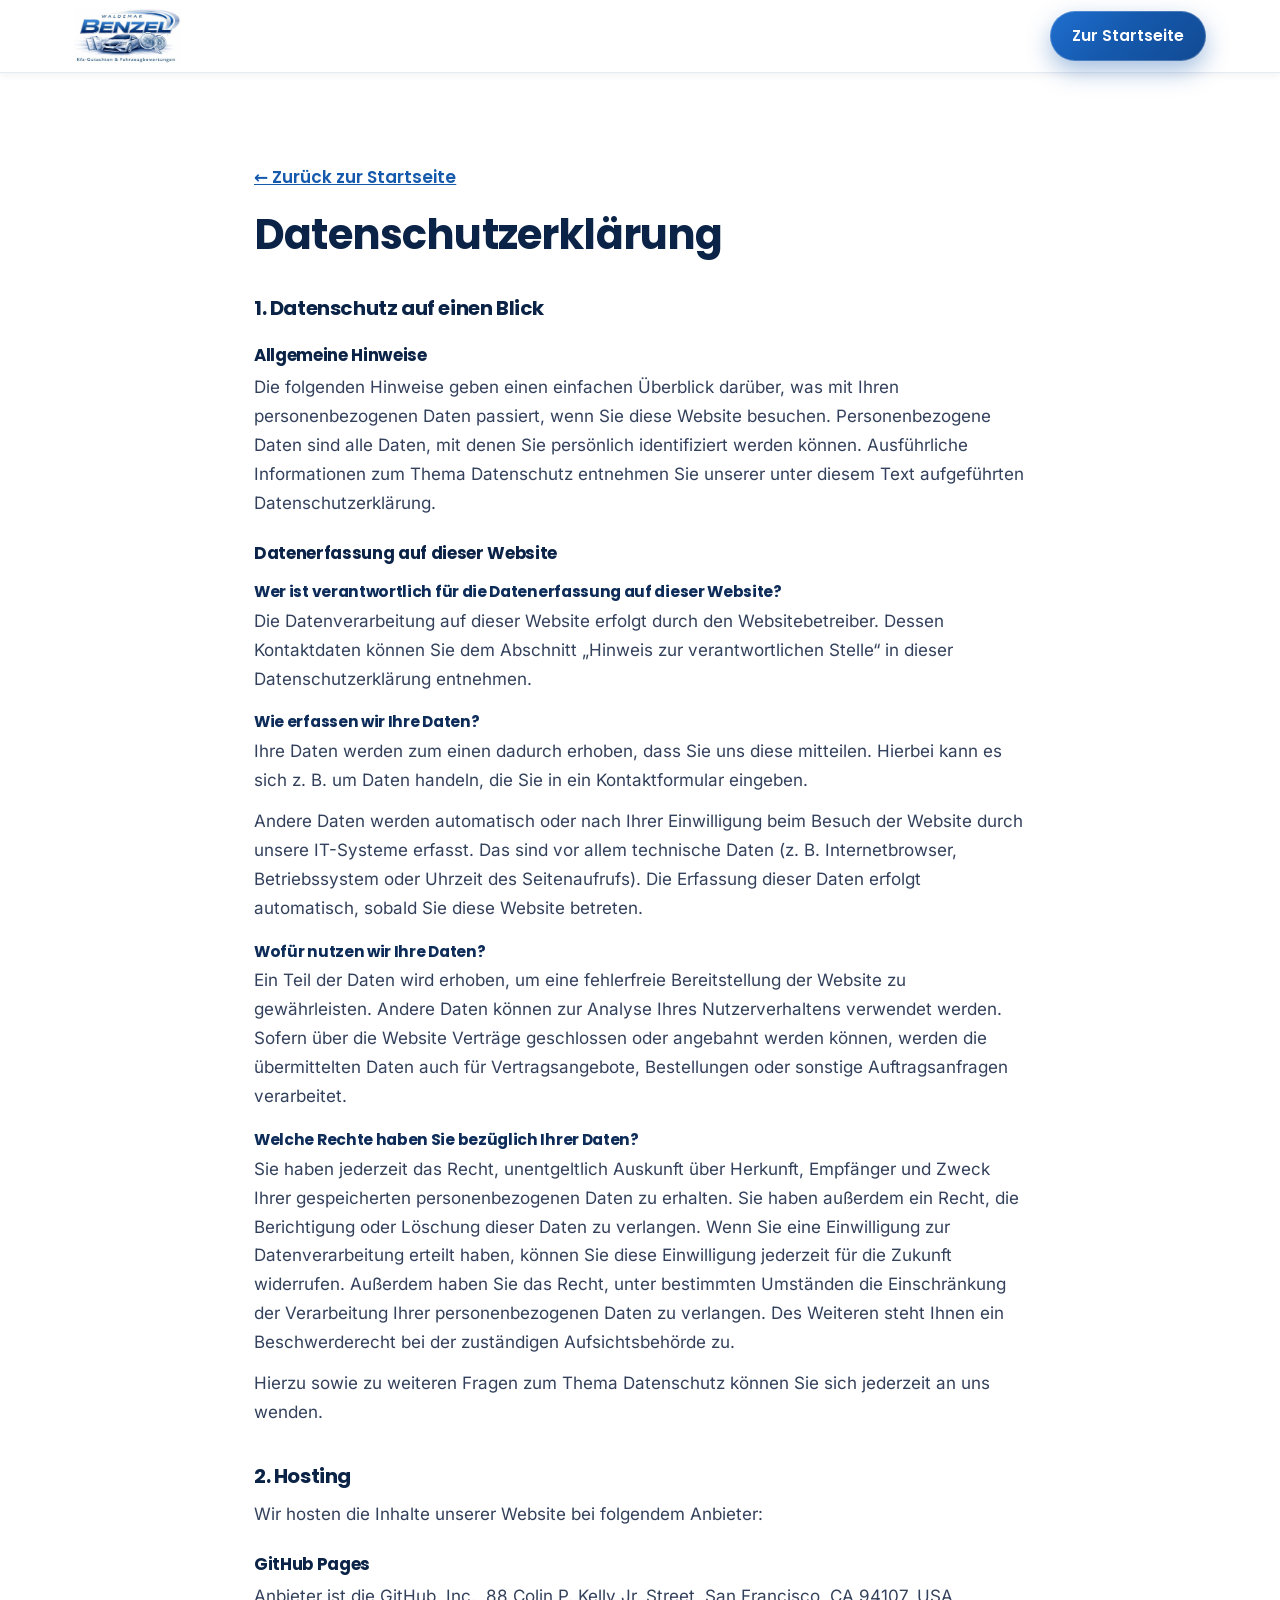
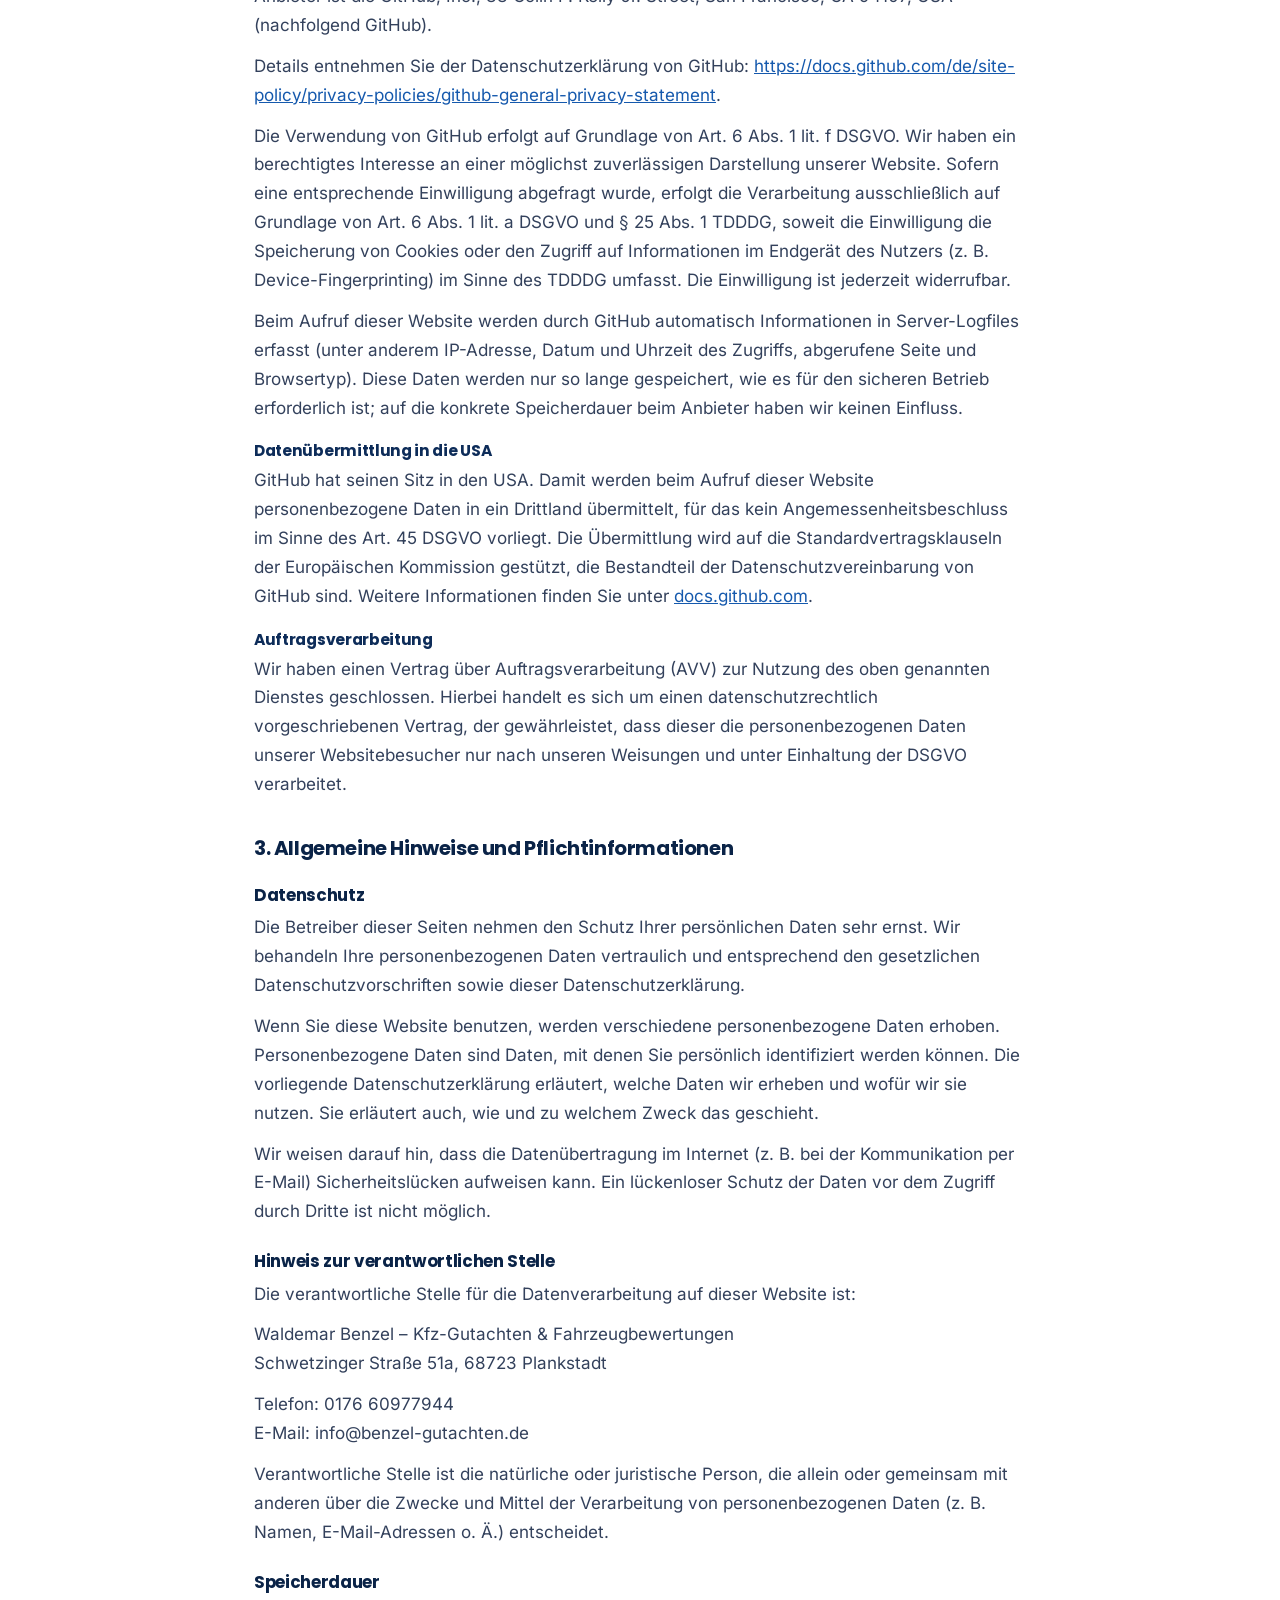
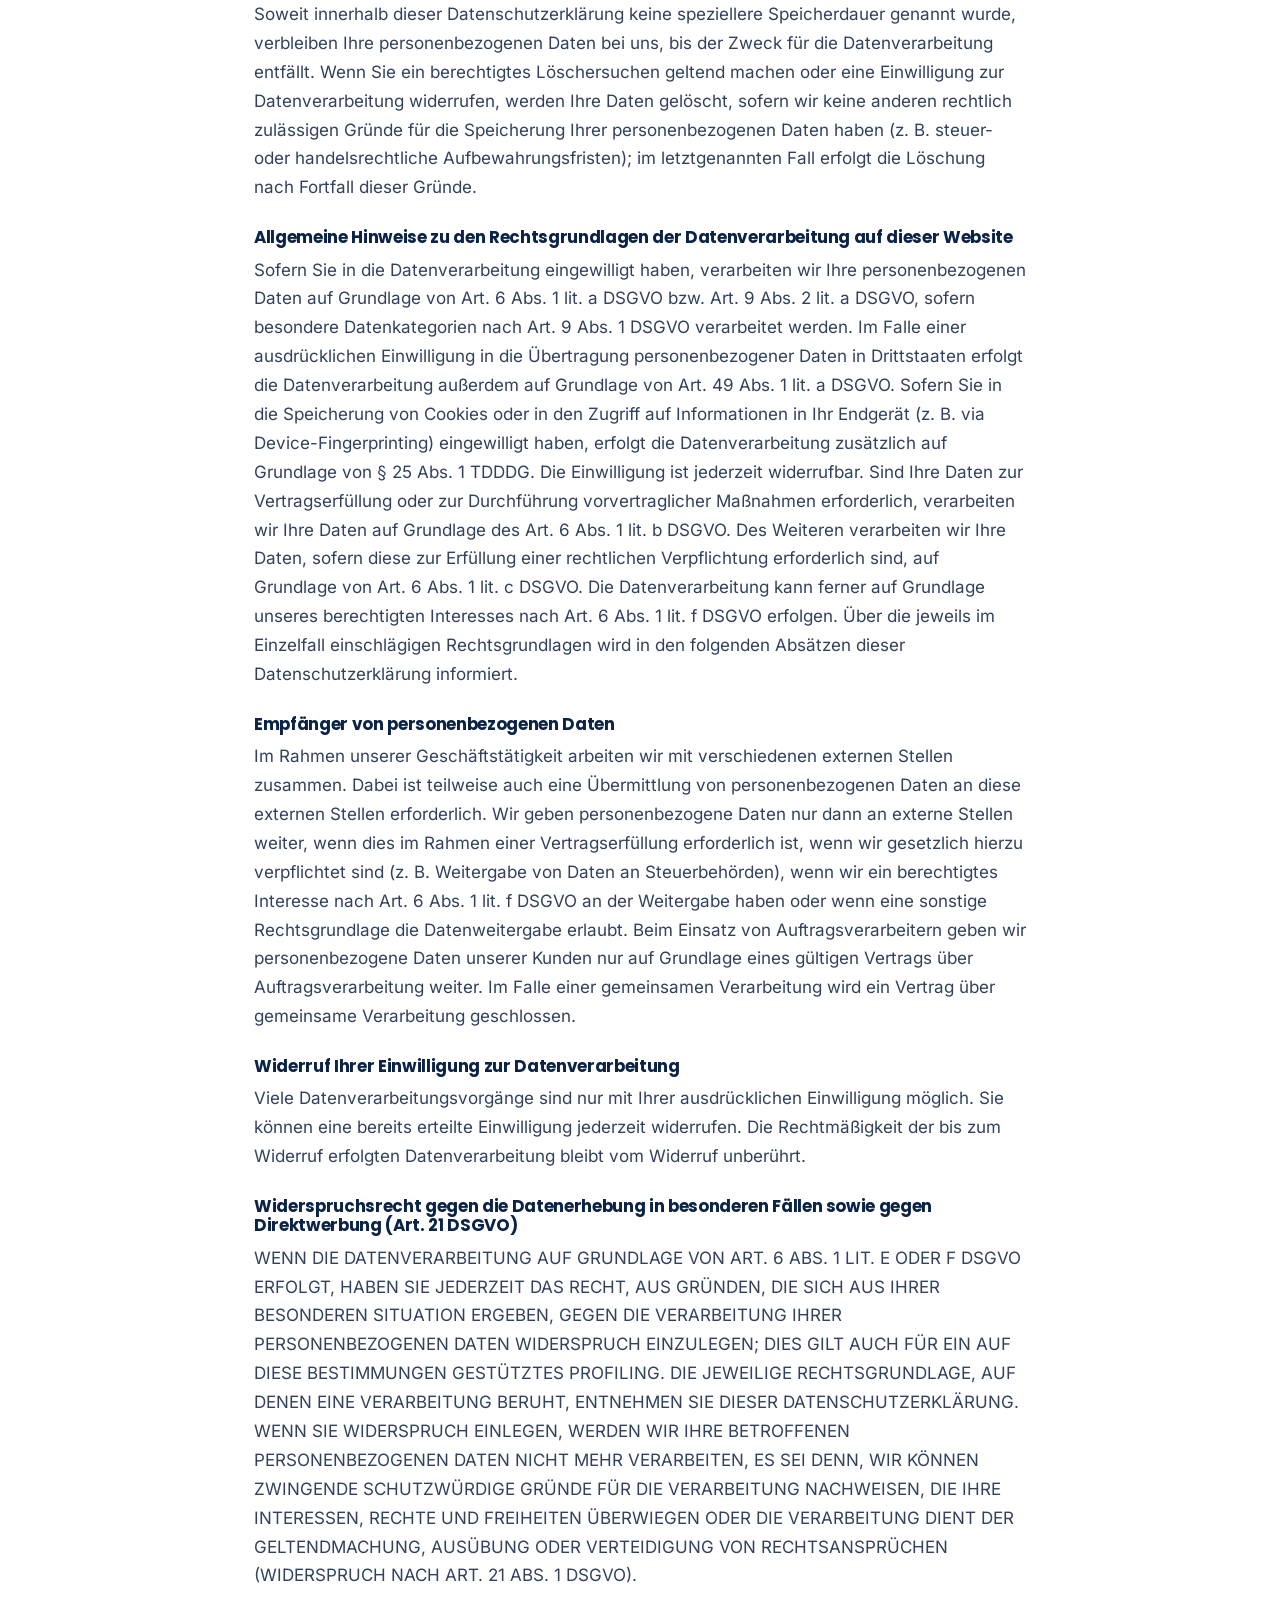
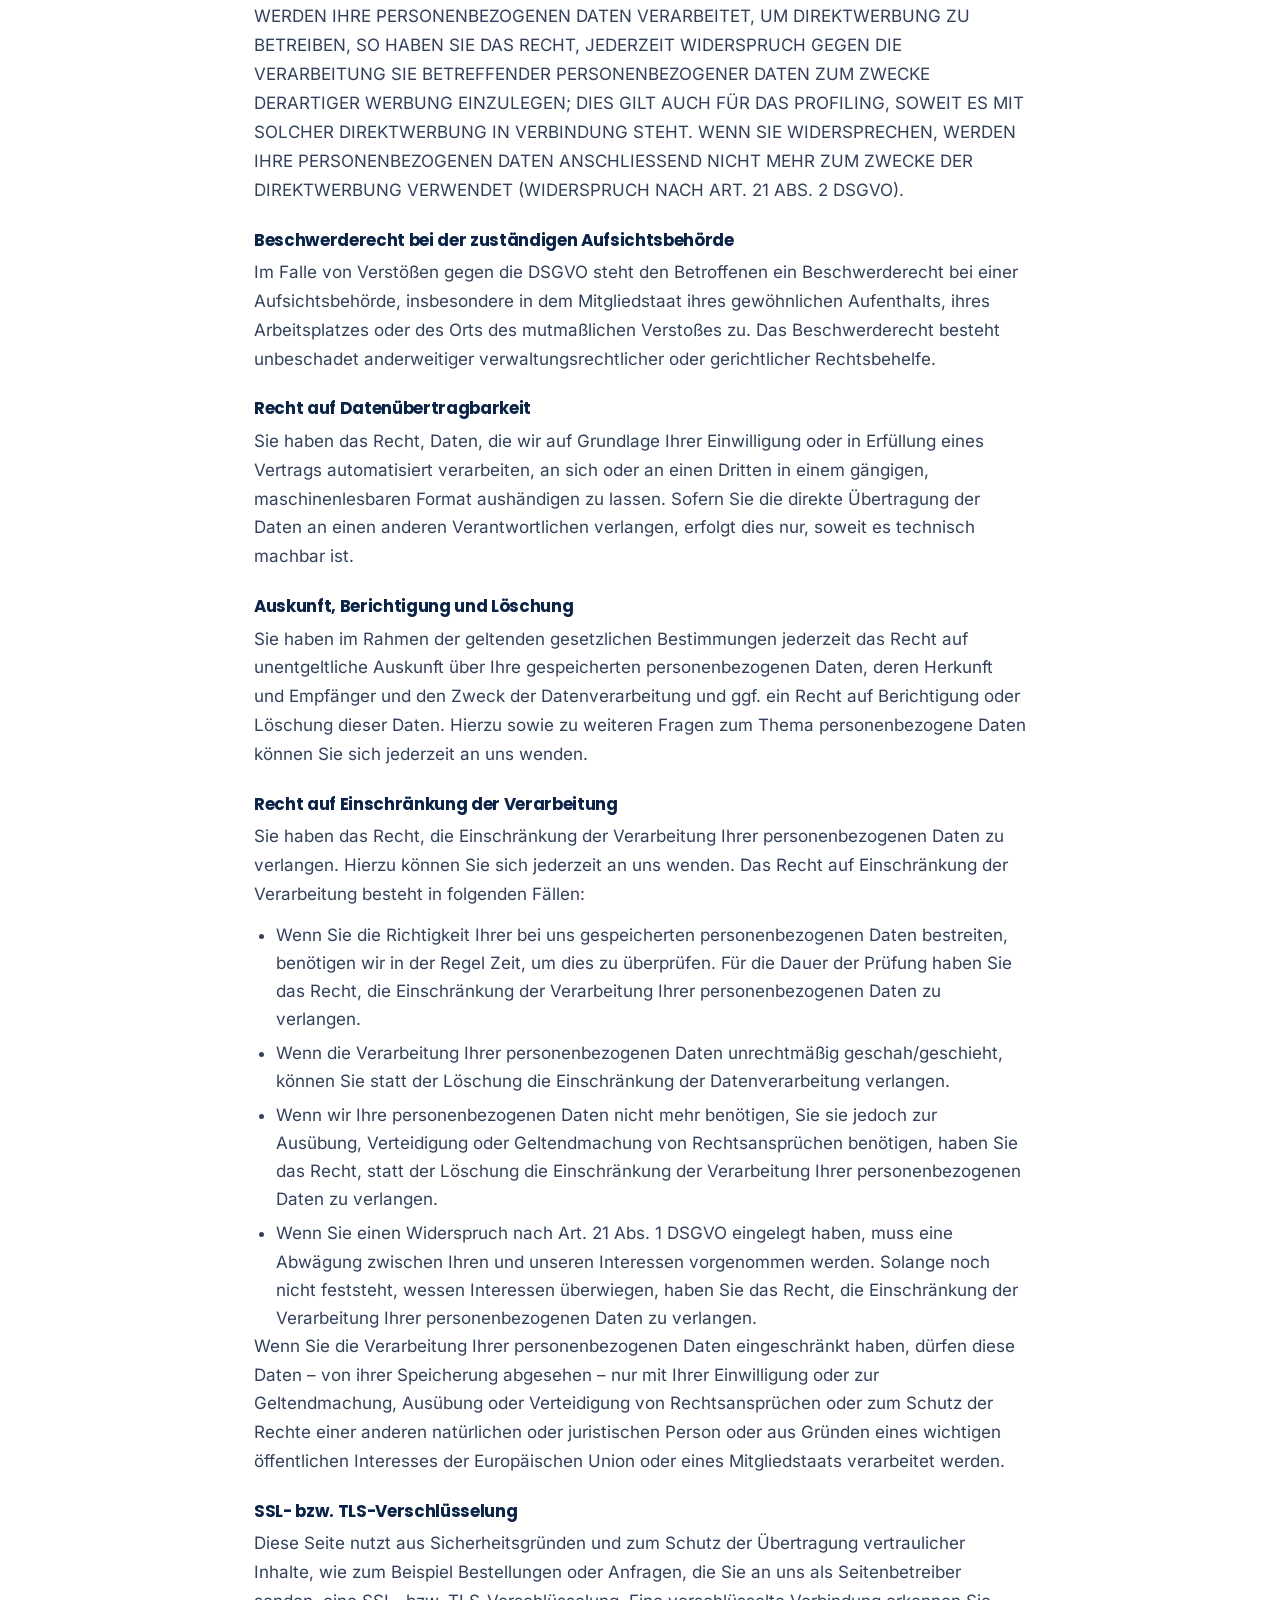
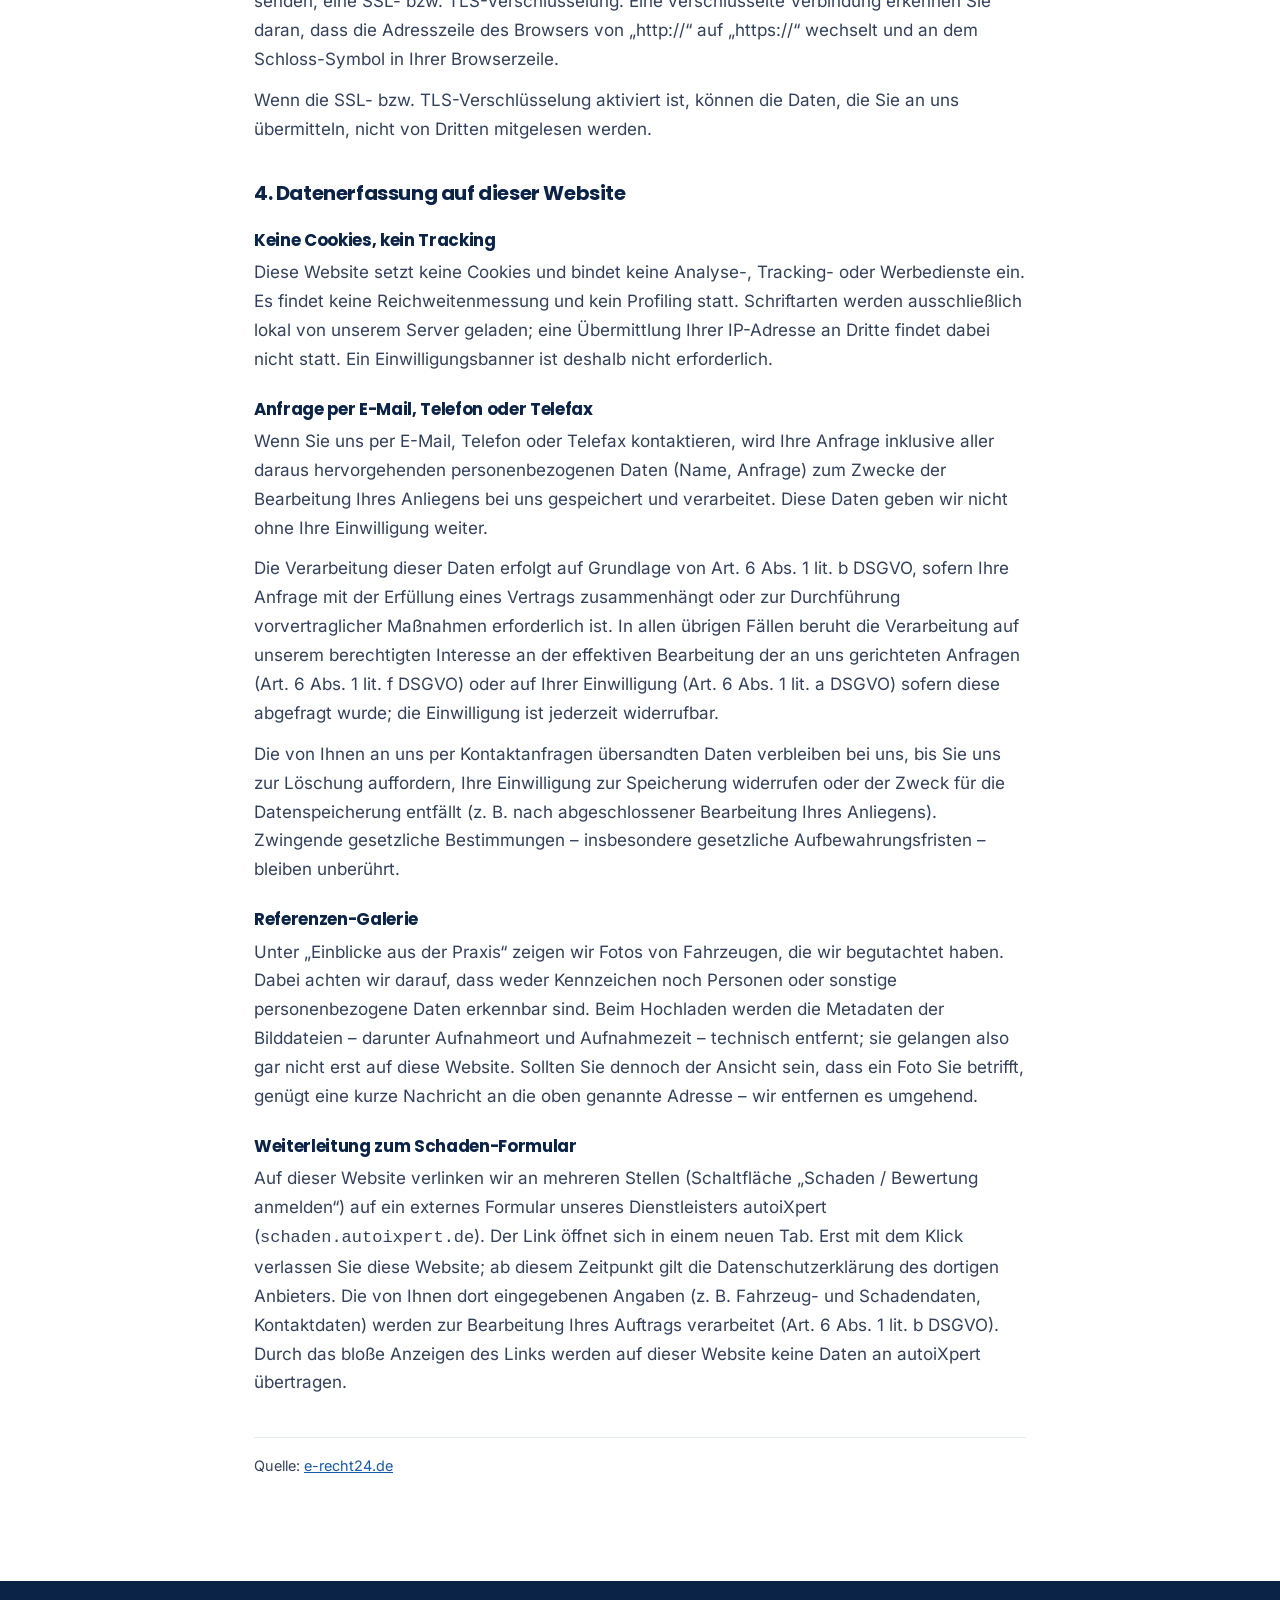
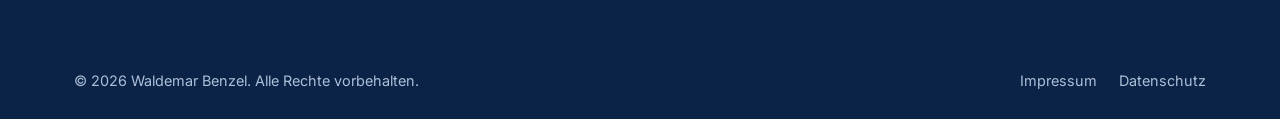
<file: datenschutz.html>
<!DOCTYPE html>
<html lang="de">
<head>
  <meta charset="UTF-8" />
  <meta name="viewport" content="width=device-width, initial-scale=1.0" />
  <title>Datenschutzerklärung · Waldemar Benzel</title>
  <meta name="description" content="Datenschutzerklärung von Waldemar Benzel – Kfz-Gutachten & Fahrzeugbewertungen." />
  <meta name="robots" content="noindex" />
  <link rel="icon" href="data:image/svg+xml,%3Csvg xmlns='http://www.w3.org/2000/svg' viewBox='0 0 32 32'%3E%3Crect width='32' height='32' rx='7' fill='%230a2347'/%3E%3Cpath d='M7 19h18M9 19l1.6-4.2A2 2 0 0 1 12.5 13.5h7a2 2 0 0 1 1.9 1.3L23 19' fill='none' stroke='%2357a0e8' stroke-width='2' stroke-linecap='round' stroke-linejoin='round'/%3E%3Ccircle cx='11' cy='21' r='1.8' fill='%23fff'/%3E%3Ccircle cx='21' cy='21' r='1.8' fill='%23fff'/%3E%3C/svg%3E" />
  <link rel="stylesheet" href="css/fonts.css" />
  <link rel="stylesheet" href="css/style.css?v=17" />
</head>
<body>
  <header class="header is-scrolled">
    <div class="container header__inner">
      <a href="index.html" class="brand" aria-label="Waldemar Benzel – Startseite">
        <img class="brand__logo" src="assets/logo.png" onerror="this.onerror=null;this.src='assets/logo.svg'" alt="Waldemar Benzel – Kfz-Gutachten & Fahrzeugbewertungen" width="200" height="105" />
      </a>
      <a href="index.html" class="btn btn--primary">Zur Startseite</a>
    </div>
  </header>

  <main class="legal">
    <div class="container container--narrow">
      <a href="index.html" class="legal__back">← Zurück zur Startseite</a>
      <h1>Datenschutz&shy;erklärung</h1>

      <h2>1. Datenschutz auf einen Blick</h2>

      <h3>Allgemeine Hinweise</h3>
      <p>
        Die folgenden Hinweise geben einen einfachen Überblick darüber, was mit Ihren personenbezogenen
        Daten passiert, wenn Sie diese Website besuchen. Personenbezogene Daten sind alle Daten, mit denen
        Sie persönlich identifiziert werden können. Ausführliche Informationen zum Thema Datenschutz
        entnehmen Sie unserer unter diesem Text aufgeführten Datenschutzerklärung.
      </p>

      <h3>Datenerfassung auf dieser Website</h3>

      <h4>Wer ist verantwortlich für die Datenerfassung auf dieser Website?</h4>
      <p>
        Die Datenverarbeitung auf dieser Website erfolgt durch den Websitebetreiber. Dessen Kontaktdaten
        können Sie dem Abschnitt &bdquo;Hinweis zur verantwortlichen Stelle&ldquo; in dieser
        Datenschutzerklärung entnehmen.
      </p>

      <h4>Wie erfassen wir Ihre Daten?</h4>
      <p>
        Ihre Daten werden zum einen dadurch erhoben, dass Sie uns diese mitteilen. Hierbei kann es sich
        z.&nbsp;B. um Daten handeln, die Sie in ein Kontaktformular eingeben.
      </p>
      <p>
        Andere Daten werden automatisch oder nach Ihrer Einwilligung beim Besuch der Website durch unsere
        IT-Systeme erfasst. Das sind vor allem technische Daten (z.&nbsp;B. Internetbrowser, Betriebssystem
        oder Uhrzeit des Seitenaufrufs). Die Erfassung dieser Daten erfolgt automatisch, sobald Sie diese
        Website betreten.
      </p>

      <h4>Wofür nutzen wir Ihre Daten?</h4>
      <p>
        Ein Teil der Daten wird erhoben, um eine fehlerfreie Bereitstellung der Website zu gewährleisten.
        Andere Daten können zur Analyse Ihres Nutzerverhaltens verwendet werden. Sofern über die Website
        Verträge geschlossen oder angebahnt werden können, werden die übermittelten Daten auch für
        Vertragsangebote, Bestellungen oder sonstige Auftragsanfragen verarbeitet.
      </p>

      <h4>Welche Rechte haben Sie bezüglich Ihrer Daten?</h4>
      <p>
        Sie haben jederzeit das Recht, unentgeltlich Auskunft über Herkunft, Empfänger und Zweck Ihrer
        gespeicherten personenbezogenen Daten zu erhalten. Sie haben außerdem ein Recht, die Berichtigung
        oder Löschung dieser Daten zu verlangen. Wenn Sie eine Einwilligung zur Datenverarbeitung erteilt
        haben, können Sie diese Einwilligung jederzeit für die Zukunft widerrufen. Außerdem haben Sie das
        Recht, unter bestimmten Umständen die Einschränkung der Verarbeitung Ihrer personenbezogenen Daten
        zu verlangen. Des Weiteren steht Ihnen ein Beschwerderecht bei der zuständigen Aufsichtsbehörde zu.
      </p>
      <p>
        Hierzu sowie zu weiteren Fragen zum Thema Datenschutz können Sie sich jederzeit an uns wenden.
      </p>

      <h2>2. Hosting</h2>
      <p>Wir hosten die Inhalte unserer Website bei folgendem Anbieter:</p>

      <h3>GitHub Pages</h3>
      <p>
        Anbieter ist die GitHub, Inc., 88 Colin P. Kelly Jr. Street, San Francisco, CA 94107, USA
        (nachfolgend GitHub).
      </p>
      <p>
        Details entnehmen Sie der Datenschutzerklärung von GitHub:
        <a href="https://docs.github.com/de/site-policy/privacy-policies/github-general-privacy-statement" target="_blank" rel="noopener noreferrer">https://docs.github.com/de/site-policy/privacy-policies/github-general-privacy-statement</a>.
      </p>
      <p>
        Die Verwendung von GitHub erfolgt auf Grundlage von Art. 6 Abs. 1 lit. f DSGVO. Wir haben ein
        berechtigtes Interesse an einer möglichst zuverlässigen Darstellung unserer Website. Sofern eine
        entsprechende Einwilligung abgefragt wurde, erfolgt die Verarbeitung ausschließlich auf Grundlage
        von Art. 6 Abs. 1 lit. a DSGVO und § 25 Abs. 1 TDDDG, soweit die Einwilligung die Speicherung von
        Cookies oder den Zugriff auf Informationen im Endgerät des Nutzers (z.&nbsp;B. Device-Fingerprinting)
        im Sinne des TDDDG umfasst. Die Einwilligung ist jederzeit widerrufbar.
      </p>
      <p>
        Beim Aufruf dieser Website werden durch GitHub automatisch Informationen in Server-Logfiles
        erfasst (unter anderem IP-Adresse, Datum und Uhrzeit des Zugriffs, abgerufene Seite und
        Browsertyp). Diese Daten werden nur so lange gespeichert, wie es für den sicheren Betrieb
        erforderlich ist; auf die konkrete Speicherdauer beim Anbieter haben wir keinen Einfluss.
      </p>

      <h4>Datenübermittlung in die USA</h4>
      <p>
        GitHub hat seinen Sitz in den USA. Damit werden beim Aufruf dieser Website personenbezogene Daten
        in ein Drittland übermittelt, für das kein Angemessenheitsbeschluss im Sinne des Art. 45 DSGVO
        vorliegt. Die Übermittlung wird auf die Standardvertragsklauseln der Europäischen Kommission
        gestützt, die Bestandteil der Datenschutzvereinbarung von GitHub sind. Weitere Informationen
        finden Sie unter
        <a href="https://docs.github.com/de/site-policy/privacy-policies/github-data-protection-agreement" target="_blank" rel="noopener noreferrer">docs.github.com</a>.
      </p>

      <h4>Auftragsverarbeitung</h4>
      <p>
        Wir haben einen Vertrag über Auftragsverarbeitung (AVV) zur Nutzung des oben genannten Dienstes
        geschlossen. Hierbei handelt es sich um einen datenschutzrechtlich vorgeschriebenen Vertrag, der
        gewährleistet, dass dieser die personenbezogenen Daten unserer Websitebesucher nur nach unseren
        Weisungen und unter Einhaltung der DSGVO verarbeitet.
      </p>

      <h2>3. Allgemeine Hinweise und Pflicht&shy;informationen</h2>

      <h3>Datenschutz</h3>
      <p>
        Die Betreiber dieser Seiten nehmen den Schutz Ihrer persönlichen Daten sehr ernst. Wir behandeln
        Ihre personenbezogenen Daten vertraulich und entsprechend den gesetzlichen Datenschutzvorschriften
        sowie dieser Datenschutzerklärung.
      </p>
      <p>
        Wenn Sie diese Website benutzen, werden verschiedene personenbezogene Daten erhoben.
        Personenbezogene Daten sind Daten, mit denen Sie persönlich identifiziert werden können. Die
        vorliegende Datenschutzerklärung erläutert, welche Daten wir erheben und wofür wir sie nutzen. Sie
        erläutert auch, wie und zu welchem Zweck das geschieht.
      </p>
      <p>
        Wir weisen darauf hin, dass die Datenübertragung im Internet (z.&nbsp;B. bei der Kommunikation per
        E-Mail) Sicherheitslücken aufweisen kann. Ein lückenloser Schutz der Daten vor dem Zugriff durch
        Dritte ist nicht möglich.
      </p>

      <h3>Hinweis zur verantwortlichen Stelle</h3>
      <p>Die verantwortliche Stelle für die Datenverarbeitung auf dieser Website ist:</p>
      <p>
        Waldemar Benzel – Kfz-Gutachten &amp; Fahrzeugbewertungen<br />
        Schwetzinger Straße 51a, 68723 Plankstadt
      </p>
      <p>
        Telefon: 0176 60977944<br />
        E-Mail: info@benzel-gutachten.de
      </p>
      <p>
        Verantwortliche Stelle ist die natürliche oder juristische Person, die allein oder gemeinsam mit
        anderen über die Zwecke und Mittel der Verarbeitung von personenbezogenen Daten (z.&nbsp;B. Namen,
        E-Mail-Adressen o.&nbsp;Ä.) entscheidet.
      </p>

      <h3>Speicherdauer</h3>
      <p>
        Soweit innerhalb dieser Datenschutzerklärung keine speziellere Speicherdauer genannt wurde,
        verbleiben Ihre personenbezogenen Daten bei uns, bis der Zweck für die Datenverarbeitung entfällt.
        Wenn Sie ein berechtigtes Löschersuchen geltend machen oder eine Einwilligung zur Datenverarbeitung
        widerrufen, werden Ihre Daten gelöscht, sofern wir keine anderen rechtlich zulässigen Gründe für
        die Speicherung Ihrer personenbezogenen Daten haben (z.&nbsp;B. steuer- oder handelsrechtliche
        Aufbewahrungsfristen); im letztgenannten Fall erfolgt die Löschung nach Fortfall dieser Gründe.
      </p>

      <h3>Allgemeine Hinweise zu den Rechtsgrundlagen der Datenverarbeitung auf dieser Website</h3>
      <p>
        Sofern Sie in die Datenverarbeitung eingewilligt haben, verarbeiten wir Ihre personenbezogenen
        Daten auf Grundlage von Art. 6 Abs. 1 lit. a DSGVO bzw. Art. 9 Abs. 2 lit. a DSGVO, sofern
        besondere Datenkategorien nach Art. 9 Abs. 1 DSGVO verarbeitet werden. Im Falle einer
        ausdrücklichen Einwilligung in die Übertragung personenbezogener Daten in Drittstaaten erfolgt die
        Datenverarbeitung außerdem auf Grundlage von Art. 49 Abs. 1 lit. a DSGVO. Sofern Sie in die
        Speicherung von Cookies oder in den Zugriff auf Informationen in Ihr Endgerät (z.&nbsp;B. via
        Device-Fingerprinting) eingewilligt haben, erfolgt die Datenverarbeitung zusätzlich auf Grundlage
        von § 25 Abs. 1 TDDDG. Die Einwilligung ist jederzeit widerrufbar. Sind Ihre Daten zur
        Vertragserfüllung oder zur Durchführung vorvertraglicher Maßnahmen erforderlich, verarbeiten wir
        Ihre Daten auf Grundlage des Art. 6 Abs. 1 lit. b DSGVO. Des Weiteren verarbeiten wir Ihre Daten,
        sofern diese zur Erfüllung einer rechtlichen Verpflichtung erforderlich sind, auf Grundlage von
        Art. 6 Abs. 1 lit. c DSGVO. Die Datenverarbeitung kann ferner auf Grundlage unseres berechtigten
        Interesses nach Art. 6 Abs. 1 lit. f DSGVO erfolgen. Über die jeweils im Einzelfall einschlägigen
        Rechtsgrundlagen wird in den folgenden Absätzen dieser Datenschutzerklärung informiert.
      </p>

      <h3>Empfänger von personenbezogenen Daten</h3>
      <p>
        Im Rahmen unserer Geschäftstätigkeit arbeiten wir mit verschiedenen externen Stellen zusammen.
        Dabei ist teilweise auch eine Übermittlung von personenbezogenen Daten an diese externen Stellen
        erforderlich. Wir geben personenbezogene Daten nur dann an externe Stellen weiter, wenn dies im
        Rahmen einer Vertragserfüllung erforderlich ist, wenn wir gesetzlich hierzu verpflichtet sind
        (z.&nbsp;B. Weitergabe von Daten an Steuerbehörden), wenn wir ein berechtigtes Interesse nach
        Art. 6 Abs. 1 lit. f DSGVO an der Weitergabe haben oder wenn eine sonstige Rechtsgrundlage die
        Datenweitergabe erlaubt. Beim Einsatz von Auftragsverarbeitern geben wir personenbezogene Daten
        unserer Kunden nur auf Grundlage eines gültigen Vertrags über Auftragsverarbeitung weiter. Im Falle
        einer gemeinsamen Verarbeitung wird ein Vertrag über gemeinsame Verarbeitung geschlossen.
      </p>

      <h3>Widerruf Ihrer Einwilligung zur Datenverarbeitung</h3>
      <p>
        Viele Datenverarbeitungsvorgänge sind nur mit Ihrer ausdrücklichen Einwilligung möglich. Sie können
        eine bereits erteilte Einwilligung jederzeit widerrufen. Die Rechtmäßigkeit der bis zum Widerruf
        erfolgten Datenverarbeitung bleibt vom Widerruf unberührt.
      </p>

      <h3>Widerspruchsrecht gegen die Datenerhebung in besonderen Fällen sowie gegen Direktwerbung (Art. 21 DSGVO)</h3>
      <p>
        WENN DIE DATENVERARBEITUNG AUF GRUNDLAGE VON ART. 6 ABS. 1 LIT. E ODER F DSGVO ERFOLGT, HABEN SIE
        JEDERZEIT DAS RECHT, AUS GRÜNDEN, DIE SICH AUS IHRER BESONDEREN SITUATION ERGEBEN, GEGEN DIE
        VERARBEITUNG IHRER PERSONENBEZOGENEN DATEN WIDERSPRUCH EINZULEGEN; DIES GILT AUCH FÜR EIN AUF DIESE
        BESTIMMUNGEN GESTÜTZTES PROFILING. DIE JEWEILIGE RECHTSGRUNDLAGE, AUF DENEN EINE VERARBEITUNG
        BERUHT, ENTNEHMEN SIE DIESER DATENSCHUTZERKLÄRUNG. WENN SIE WIDERSPRUCH EINLEGEN, WERDEN WIR IHRE
        BETROFFENEN PERSONENBEZOGENEN DATEN NICHT MEHR VERARBEITEN, ES SEI DENN, WIR KÖNNEN ZWINGENDE
        SCHUTZWÜRDIGE GRÜNDE FÜR DIE VERARBEITUNG NACHWEISEN, DIE IHRE INTERESSEN, RECHTE UND FREIHEITEN
        ÜBERWIEGEN ODER DIE VERARBEITUNG DIENT DER GELTENDMACHUNG, AUSÜBUNG ODER VERTEIDIGUNG VON
        RECHTSANSPRÜCHEN (WIDERSPRUCH NACH ART. 21 ABS. 1 DSGVO).
      </p>
      <p>
        WERDEN IHRE PERSONENBEZOGENEN DATEN VERARBEITET, UM DIREKTWERBUNG ZU BETREIBEN, SO HABEN SIE DAS
        RECHT, JEDERZEIT WIDERSPRUCH GEGEN DIE VERARBEITUNG SIE BETREFFENDER PERSONENBEZOGENER DATEN ZUM
        ZWECKE DERARTIGER WERBUNG EINZULEGEN; DIES GILT AUCH FÜR DAS PROFILING, SOWEIT ES MIT SOLCHER
        DIREKTWERBUNG IN VERBINDUNG STEHT. WENN SIE WIDERSPRECHEN, WERDEN IHRE PERSONENBEZOGENEN DATEN
        ANSCHLIESSEND NICHT MEHR ZUM ZWECKE DER DIREKTWERBUNG VERWENDET (WIDERSPRUCH NACH ART. 21 ABS. 2
        DSGVO).
      </p>

      <h3>Beschwerde&shy;recht bei der zuständigen Aufsichts&shy;behörde</h3>
      <p>
        Im Falle von Verstößen gegen die DSGVO steht den Betroffenen ein Beschwerderecht bei einer
        Aufsichtsbehörde, insbesondere in dem Mitgliedstaat ihres gewöhnlichen Aufenthalts, ihres
        Arbeitsplatzes oder des Orts des mutmaßlichen Verstoßes zu. Das Beschwerderecht besteht unbeschadet
        anderweitiger verwaltungsrechtlicher oder gerichtlicher Rechtsbehelfe.
      </p>

      <h3>Recht auf Daten&shy;übertrag&shy;barkeit</h3>
      <p>
        Sie haben das Recht, Daten, die wir auf Grundlage Ihrer Einwilligung oder in Erfüllung eines
        Vertrags automatisiert verarbeiten, an sich oder an einen Dritten in einem gängigen,
        maschinenlesbaren Format aushändigen zu lassen. Sofern Sie die direkte Übertragung der Daten an
        einen anderen Verantwortlichen verlangen, erfolgt dies nur, soweit es technisch machbar ist.
      </p>

      <h3>Auskunft, Berichtigung und Löschung</h3>
      <p>
        Sie haben im Rahmen der geltenden gesetzlichen Bestimmungen jederzeit das Recht auf unentgeltliche
        Auskunft über Ihre gespeicherten personenbezogenen Daten, deren Herkunft und Empfänger und den
        Zweck der Datenverarbeitung und ggf. ein Recht auf Berichtigung oder Löschung dieser Daten. Hierzu
        sowie zu weiteren Fragen zum Thema personenbezogene Daten können Sie sich jederzeit an uns wenden.
      </p>

      <h3>Recht auf Einschränkung der Verarbeitung</h3>
      <p>
        Sie haben das Recht, die Einschränkung der Verarbeitung Ihrer personenbezogenen Daten zu verlangen.
        Hierzu können Sie sich jederzeit an uns wenden. Das Recht auf Einschränkung der Verarbeitung
        besteht in folgenden Fällen:
      </p>
      <ul class="legal__list">
        <li>
          Wenn Sie die Richtigkeit Ihrer bei uns gespeicherten personenbezogenen Daten bestreiten,
          benötigen wir in der Regel Zeit, um dies zu überprüfen. Für die Dauer der Prüfung haben Sie das
          Recht, die Einschränkung der Verarbeitung Ihrer personenbezogenen Daten zu verlangen.
        </li>
        <li>
          Wenn die Verarbeitung Ihrer personenbezogenen Daten unrechtmäßig geschah/geschieht, können Sie
          statt der Löschung die Einschränkung der Datenverarbeitung verlangen.
        </li>
        <li>
          Wenn wir Ihre personenbezogenen Daten nicht mehr benötigen, Sie sie jedoch zur Ausübung,
          Verteidigung oder Geltendmachung von Rechtsansprüchen benötigen, haben Sie das Recht, statt der
          Löschung die Einschränkung der Verarbeitung Ihrer personenbezogenen Daten zu verlangen.
        </li>
        <li>
          Wenn Sie einen Widerspruch nach Art. 21 Abs. 1 DSGVO eingelegt haben, muss eine Abwägung zwischen
          Ihren und unseren Interessen vorgenommen werden. Solange noch nicht feststeht, wessen Interessen
          überwiegen, haben Sie das Recht, die Einschränkung der Verarbeitung Ihrer personenbezogenen Daten
          zu verlangen.
        </li>
      </ul>
      <p>
        Wenn Sie die Verarbeitung Ihrer personenbezogenen Daten eingeschränkt haben, dürfen diese Daten –
        von ihrer Speicherung abgesehen – nur mit Ihrer Einwilligung oder zur Geltendmachung, Ausübung oder
        Verteidigung von Rechtsansprüchen oder zum Schutz der Rechte einer anderen natürlichen oder
        juristischen Person oder aus Gründen eines wichtigen öffentlichen Interesses der Europäischen Union
        oder eines Mitgliedstaats verarbeitet werden.
      </p>

      <h3>SSL- bzw. TLS-Verschlüsselung</h3>
      <p>
        Diese Seite nutzt aus Sicherheitsgründen und zum Schutz der Übertragung vertraulicher Inhalte, wie
        zum Beispiel Bestellungen oder Anfragen, die Sie an uns als Seitenbetreiber senden, eine SSL- bzw.
        TLS-Verschlüsselung. Eine verschlüsselte Verbindung erkennen Sie daran, dass die Adresszeile des
        Browsers von &bdquo;http://&ldquo; auf &bdquo;https://&ldquo; wechselt und an dem Schloss-Symbol in
        Ihrer Browserzeile.
      </p>
      <p>
        Wenn die SSL- bzw. TLS-Verschlüsselung aktiviert ist, können die Daten, die Sie an uns übermitteln,
        nicht von Dritten mitgelesen werden.
      </p>

      <h2>4. Datenerfassung auf dieser Website</h2>

      <h3>Keine Cookies, kein Tracking</h3>
      <p>
        Diese Website setzt keine Cookies und bindet keine Analyse-, Tracking- oder Werbedienste ein. Es
        findet keine Reichweitenmessung und kein Profiling statt. Schriftarten werden ausschließlich lokal
        von unserem Server geladen; eine Übermittlung Ihrer IP-Adresse an Dritte findet dabei nicht statt.
        Ein Einwilligungsbanner ist deshalb nicht erforderlich.
      </p>

      <h3>Anfrage per E-Mail, Telefon oder Telefax</h3>
      <p>
        Wenn Sie uns per E-Mail, Telefon oder Telefax kontaktieren, wird Ihre Anfrage inklusive aller
        daraus hervorgehenden personenbezogenen Daten (Name, Anfrage) zum Zwecke der Bearbeitung Ihres
        Anliegens bei uns gespeichert und verarbeitet. Diese Daten geben wir nicht ohne Ihre Einwilligung
        weiter.
      </p>
      <p>
        Die Verarbeitung dieser Daten erfolgt auf Grundlage von Art. 6 Abs. 1 lit. b DSGVO, sofern Ihre
        Anfrage mit der Erfüllung eines Vertrags zusammenhängt oder zur Durchführung vorvertraglicher
        Maßnahmen erforderlich ist. In allen übrigen Fällen beruht die Verarbeitung auf unserem berechtigten
        Interesse an der effektiven Bearbeitung der an uns gerichteten Anfragen (Art. 6 Abs. 1 lit. f DSGVO)
        oder auf Ihrer Einwilligung (Art. 6 Abs. 1 lit. a DSGVO) sofern diese abgefragt wurde; die
        Einwilligung ist jederzeit widerrufbar.
      </p>
      <p>
        Die von Ihnen an uns per Kontaktanfragen übersandten Daten verbleiben bei uns, bis Sie uns zur
        Löschung auffordern, Ihre Einwilligung zur Speicherung widerrufen oder der Zweck für die
        Datenspeicherung entfällt (z.&nbsp;B. nach abgeschlossener Bearbeitung Ihres Anliegens). Zwingende
        gesetzliche Bestimmungen – insbesondere gesetzliche Aufbewahrungsfristen – bleiben unberührt.
      </p>

      <h3>Referenzen-Galerie</h3>
      <p>
        Unter &bdquo;Einblicke aus der Praxis&ldquo; zeigen wir Fotos von Fahrzeugen, die wir begutachtet
        haben. Dabei achten wir darauf, dass weder Kennzeichen noch Personen oder sonstige personenbezogene
        Daten erkennbar sind. Beim Hochladen werden die Metadaten der Bilddateien – darunter Aufnahmeort und
        Aufnahmezeit – technisch entfernt; sie gelangen also gar nicht erst auf diese Website. Sollten Sie
        dennoch der Ansicht sein, dass ein Foto Sie betrifft, genügt eine kurze Nachricht an die oben
        genannte Adresse – wir entfernen es umgehend.
      </p>

      <h3>Weiterleitung zum Schaden-Formular</h3>
      <p>
        Auf dieser Website verlinken wir an mehreren Stellen (Schaltfläche &bdquo;Schaden / Bewertung
        anmelden&ldquo;) auf ein externes Formular unseres Dienstleisters autoiXpert
        (<code>schaden.autoixpert.de</code>). Der Link öffnet sich in einem neuen Tab. Erst mit dem Klick
        verlassen Sie diese Website; ab diesem Zeitpunkt gilt die Datenschutzerklärung des dortigen
        Anbieters. Die von Ihnen dort eingegebenen Angaben (z.&nbsp;B. Fahrzeug- und Schadendaten,
        Kontaktdaten) werden zur Bearbeitung Ihres Auftrags verarbeitet (Art. 6 Abs. 1 lit. b DSGVO). Durch
        das bloße Anzeigen des Links werden auf dieser Website keine Daten an autoiXpert übertragen.
      </p>

      <p class="legal__quelle">
        Quelle: <a href="https://www.e-recht24.de" target="_blank" rel="noopener noreferrer">e-recht24.de</a>
      </p>
    </div>
  </main>

  <footer class="footer">
    <div class="container footer__bottom" style="margin-top:0;border:none;">
      <p>© <span id="year">2026</span> Waldemar Benzel. Alle Rechte vorbehalten.</p>
      <nav class="footer__legal" aria-label="Rechtliches">
        <a href="impressum.html">Impressum</a>
        <a href="datenschutz.html">Datenschutz</a>
      </nav>
    </div>
  </footer>
  <script src="js/main.js"></script>
</body>
</html>
</file>
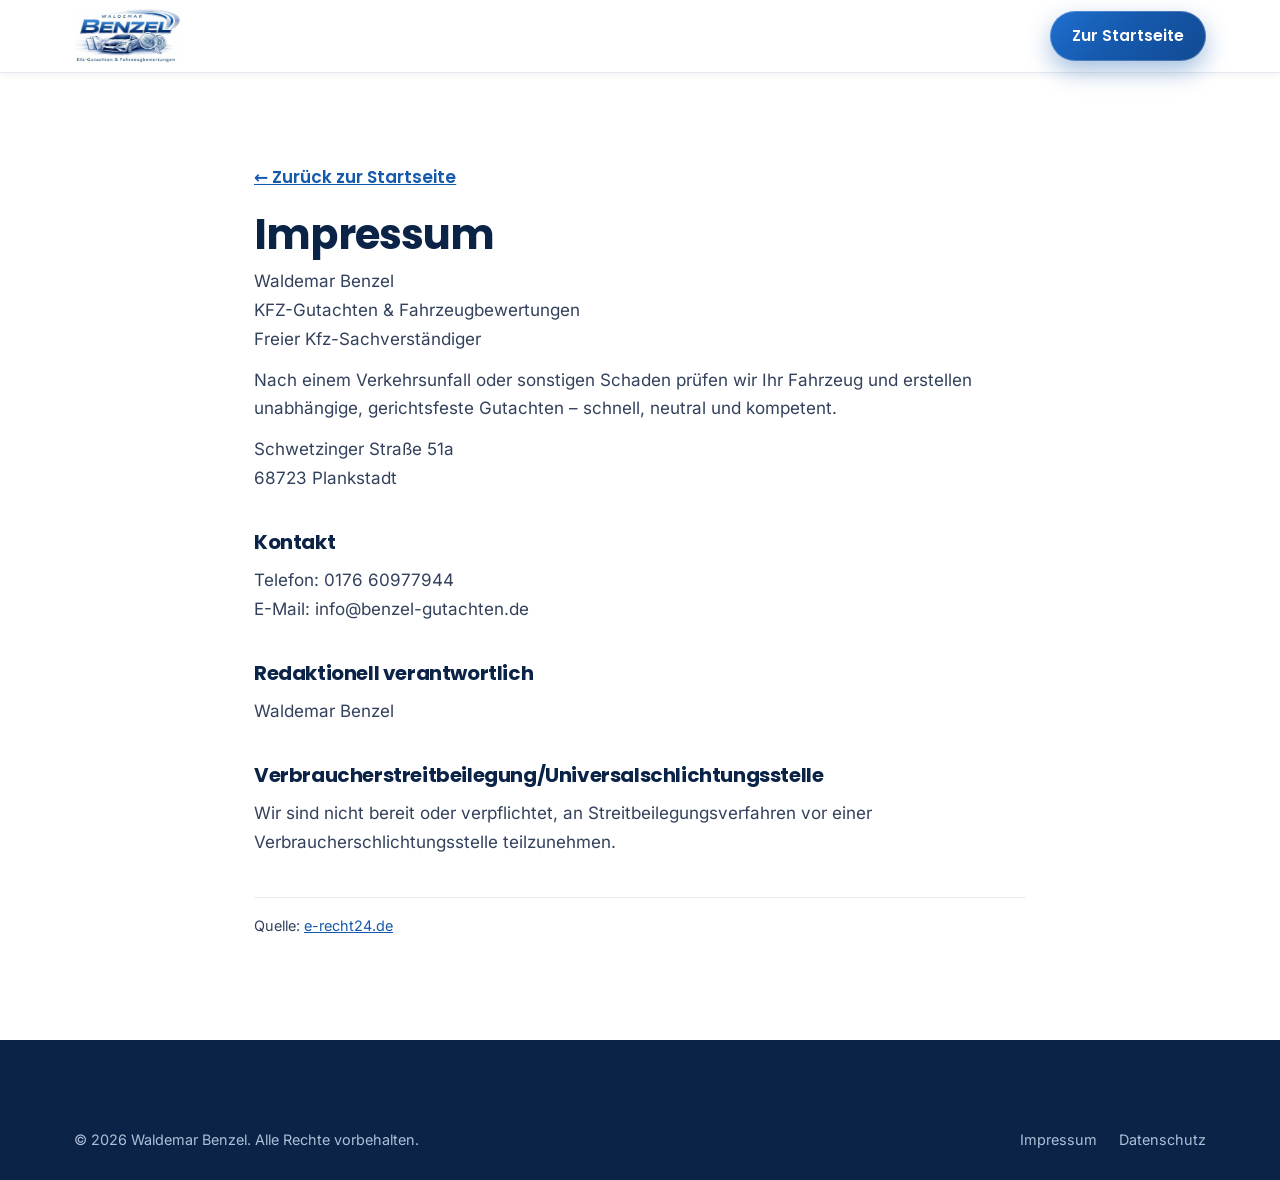
<file: impressum.html>
<!DOCTYPE html>
<html lang="de">
<head>
  <meta charset="UTF-8" />
  <meta name="viewport" content="width=device-width, initial-scale=1.0" />
  <title>Impressum · Waldemar Benzel</title>
  <meta name="description" content="Impressum von Waldemar Benzel – Kfz-Gutachten & Fahrzeugbewertungen." />
  <meta name="robots" content="noindex" />
  <link rel="icon" href="data:image/svg+xml,%3Csvg xmlns='http://www.w3.org/2000/svg' viewBox='0 0 32 32'%3E%3Crect width='32' height='32' rx='7' fill='%230a2347'/%3E%3Cpath d='M7 19h18M9 19l1.6-4.2A2 2 0 0 1 12.5 13.5h7a2 2 0 0 1 1.9 1.3L23 19' fill='none' stroke='%2357a0e8' stroke-width='2' stroke-linecap='round' stroke-linejoin='round'/%3E%3Ccircle cx='11' cy='21' r='1.8' fill='%23fff'/%3E%3Ccircle cx='21' cy='21' r='1.8' fill='%23fff'/%3E%3C/svg%3E" />
  <link rel="stylesheet" href="css/fonts.css" />
  <link rel="stylesheet" href="css/style.css?v=17" />
</head>
<body>
  <header class="header is-scrolled">
    <div class="container header__inner">
      <a href="index.html" class="brand" aria-label="Waldemar Benzel – Startseite">
        <img class="brand__logo" src="assets/logo.png" onerror="this.onerror=null;this.src='assets/logo.svg'" alt="Waldemar Benzel – Kfz-Gutachten & Fahrzeugbewertungen" width="200" height="105" />
      </a>
      <a href="index.html" class="btn btn--primary">Zur Startseite</a>
    </div>
  </header>

  <main class="legal">
    <div class="container container--narrow">
      <a href="index.html" class="legal__back">← Zurück zur Startseite</a>
      <h1>Impressum</h1>

      <p>
        Waldemar Benzel<br />
        KFZ-Gutachten &amp; Fahrzeugbewertungen<br />
        Freier Kfz-Sachverständiger
      </p>

      <p>
        Nach einem Verkehrsunfall oder sonstigen Schaden prüfen wir Ihr Fahrzeug und erstellen
        unabhängige, gerichtsfeste Gutachten – schnell, neutral und kompetent.
      </p>

      <p>
        Schwetzinger Straße 51a<br />
        68723 Plankstadt
      </p>

      <h2>Kontakt</h2>
      <p>
        Telefon: 0176 60977944<br />
        E-Mail: info@benzel-gutachten.de
      </p>

      <h2>Redaktionell verantwortlich</h2>
      <p>Waldemar Benzel</p>

      <h2>Verbraucher&shy;streit&shy;beilegung/Universal&shy;schlichtungs&shy;stelle</h2>
      <p>
        Wir sind nicht bereit oder verpflichtet, an Streitbeilegungsverfahren vor einer
        Verbraucherschlichtungsstelle teilzunehmen.
      </p>

      <p class="legal__quelle">
        Quelle: <a href="https://www.e-recht24.de/impressum-generator.html" target="_blank" rel="noopener noreferrer">e-recht24.de</a>
      </p>
    </div>
  </main>

  <footer class="footer">
    <div class="container footer__bottom" style="margin-top:0;border:none;">
      <p>© <span id="year">2026</span> Waldemar Benzel. Alle Rechte vorbehalten.</p>
      <nav class="footer__legal" aria-label="Rechtliches">
        <a href="impressum.html">Impressum</a>
        <a href="datenschutz.html">Datenschutz</a>
      </nav>
    </div>
  </footer>
  <script src="js/main.js"></script>
</body>
</html>
</file>
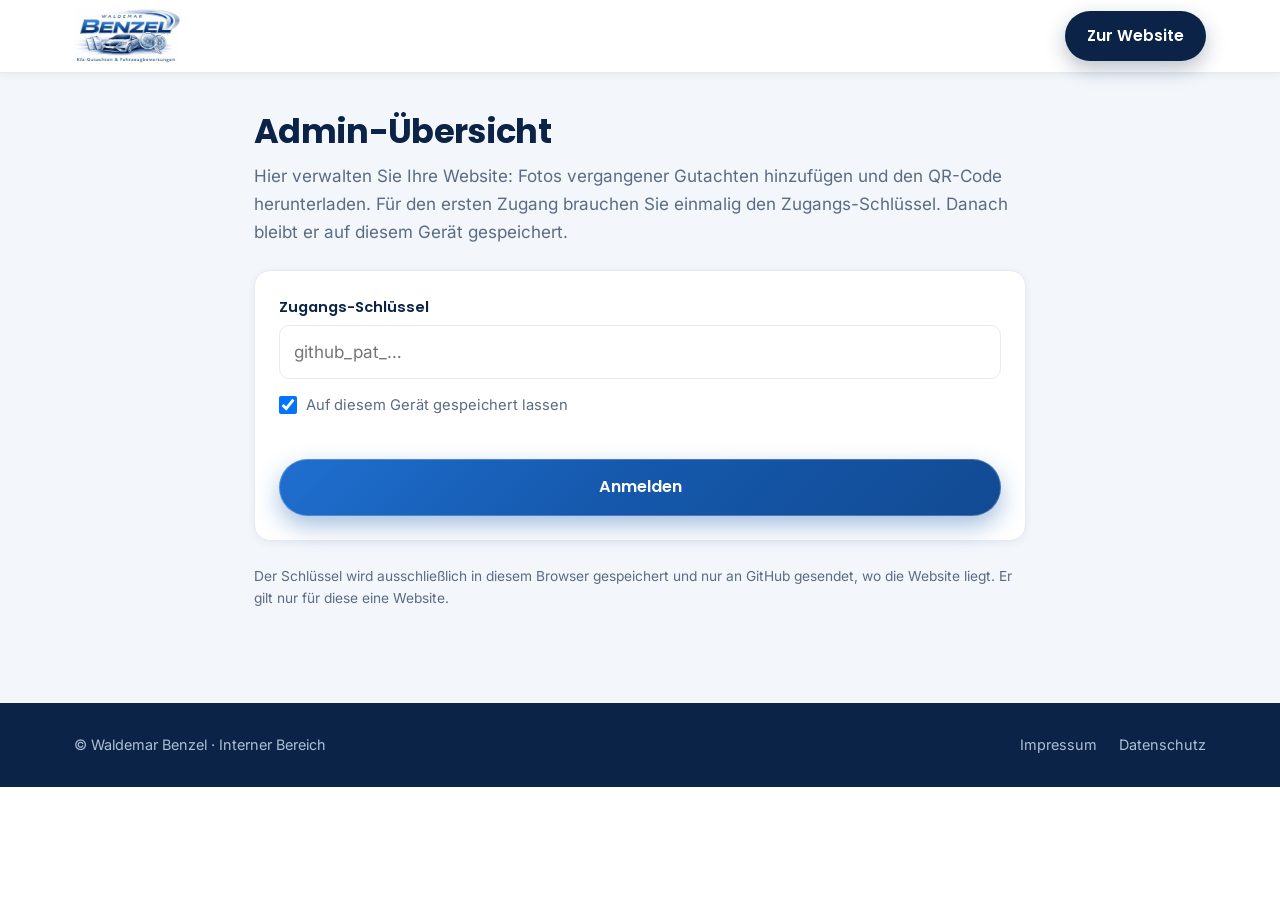
<file: verwaltung.html>
<!DOCTYPE html>
<html lang="de">
<head>
  <meta charset="UTF-8" />
  <meta name="viewport" content="width=device-width, initial-scale=1.0" />
  <title>Admin-Übersicht · Waldemar Benzel</title>
  <meta name="robots" content="noindex, nofollow, noarchive" />
  <meta name="referrer" content="no-referrer" />
  <link rel="icon" href="data:image/svg+xml,%3Csvg xmlns='http://www.w3.org/2000/svg' viewBox='0 0 32 32'%3E%3Crect width='32' height='32' rx='7' fill='%230a2347'/%3E%3Cpath d='M7 19h18M9 19l1.6-4.2A2 2 0 0 1 12.5 13.5h7a2 2 0 0 1 1.9 1.3L23 19' fill='none' stroke='%2357a0e8' stroke-width='2' stroke-linecap='round' stroke-linejoin='round'/%3E%3Ccircle cx='11' cy='21' r='1.8' fill='%23fff'/%3E%3Ccircle cx='21' cy='21' r='1.8' fill='%23fff'/%3E%3C/svg%3E" />
  <link rel="stylesheet" href="css/fonts.css" />
  <link rel="stylesheet" href="css/style.css?v=17" />
</head>
<body data-owner="emilianbleimn" data-repo="Benzel-KFZ" data-branch="main">
  <header class="header is-scrolled">
    <div class="container header__inner">
      <a href="index.html" class="brand" aria-label="Zur Website">
        <img class="brand__logo" src="assets/logo.png" onerror="this.onerror=null;this.src='assets/logo.svg'" alt="Waldemar Benzel" width="200" height="105" />
      </a>
      <a href="index.html" class="btn btn--dark">Zur Website</a>
    </div>
  </header>

  <main class="vw">
    <div class="container container--narrow">

      <!-- ===== Schritt 1: Anmelden ===== -->
      <section id="schritt-anmeldung">
        <h1 class="vw__titel">Admin-Übersicht</h1>
        <p class="vw__lead">
          Hier verwalten Sie Ihre Website: Fotos vergangener Gutachten hinzufügen und den
          QR-Code herunterladen. Für den ersten Zugang brauchen Sie einmalig den
          Zugangs-Schlüssel. Danach bleibt er auf diesem Gerät gespeichert.
        </p>

        <form class="vw__karte" id="anmeldung">
          <label class="vw__label" for="schluessel">Zugangs-Schlüssel</label>
          <input class="vw__feld" id="schluessel" type="password" autocomplete="off"
                 autocapitalize="off" autocorrect="off" spellcheck="false"
                 placeholder="github_pat_…" />

          <label class="vw__check">
            <input type="checkbox" id="merken" checked />
            <span>Auf diesem Gerät gespeichert lassen</span>
          </label>

          <button class="btn btn--primary btn--lg btn--block" id="anmelden" type="submit">Anmelden</button>
          <p class="vw__fehler" id="anmeldung-fehler" hidden></p>
        </form>

        <p class="vw__hinweis">
          Der Schlüssel wird ausschließlich in diesem Browser gespeichert und nur an GitHub gesendet,
          wo die Website liegt. Er gilt nur für diese eine Website.
        </p>
      </section>

      <!-- ===== Schritt 2: Verwalten ===== -->
      <section id="schritt-verwaltung" hidden>
        <div class="vw__kopf">
          <h1 class="vw__titel">Admin-Übersicht</h1>
          <button class="vw__abmelden" id="abmelden" type="button">Abmelden</button>
        </div>

        <div class="vw__karte">
          <h2 class="vw__h2">Neue Referenz hinzufügen</h2>

          <form id="formular" novalidate>
            <label class="vw__label" for="titel">Titel <span class="vw__pflicht">*</span></label>
            <input class="vw__feld" id="titel" type="text" maxlength="80"
                   placeholder="z. B. Unfallschaden VW Golf" />

            <label class="vw__label" for="beschreibung">Beschreibung</label>
            <textarea class="vw__feld" id="beschreibung" rows="3" maxlength="300"
                      placeholder="Kurz beschreiben, worum es ging – ein bis zwei Sätze genügen."></textarea>

            <label class="vw__label" for="kategorie">Kategorie</label>
            <select class="vw__feld" id="kategorie">
              <option>Unfall</option>
              <option>Bewertung</option>
              <option>Sonstiges</option>
            </select>

            <label class="vw__label" for="fotos">Fotos <span class="vw__pflicht">*</span></label>
            <input class="vw__feld vw__feld--datei" id="fotos" type="file" accept="image/*" multiple />
            <p class="vw__mini-hinweis">Bis zu 8 Fotos. Sie werden automatisch verkleinert, Standort- und Kameradaten dabei entfernt – Sie müssen nichts vorbereiten.<br /><strong>Bitte darauf achten:</strong> keine lesbaren Kennzeichen und keine Personen im Bild.</p>

            <div class="vw__vorschau" id="vorschau"></div>

            <button class="btn btn--primary btn--lg btn--block" id="speichern" type="submit">Veröffentlichen</button>
            <p class="vw__status" id="status" hidden></p>
          </form>
        </div>

        <div class="vw__karte">
          <h2 class="vw__h2">Vorhandene Referenzen</h2>
          <div id="liste"></div>
        </div>

        <div class="vw__karte">
          <h2 class="vw__h2">QR-Code zur Website</h2>
          <div class="vw__qr">
            <img class="vw__qr-bild" src="assets/qr-benzel-gutachten.png"
                 alt="QR-Code, der auf benzel-gutachten.de führt" width="1640" height="1640" />
            <div class="vw__qr-text">
              <p>
                Führt direkt auf <strong>benzel-gutachten.de</strong> – für Visitenkarten,
                Flyer, Rechnungen oder das Fahrzeug. Der Code läuft nicht ab und kostet nichts.
              </p>
              <p class="vw__mini-hinweis">
                <strong>SVG</strong> für die Druckerei – beliebig vergrößerbar, wird nie unscharf.<br />
                <strong>PNG</strong> für WhatsApp, E-Mail oder Social Media.
              </p>
              <div class="vw__qr-knoepfe">
                <a class="btn btn--primary" href="assets/qr-benzel-gutachten.svg" download>SVG laden</a>
                <a class="btn btn--dark" href="assets/qr-benzel-gutachten.png" download>PNG laden</a>
              </div>
              <p class="vw__mini-hinweis">
                Beim Drucken mindestens 2 × 2 cm groß und den weißen Rand stehen lassen –
                ohne den finden Scanner den Code nicht.
              </p>
            </div>
          </div>
        </div>
      </section>

    </div>
  </main>

  <footer class="footer footer--slim">
    <div class="container footer__bottom">
      <p>© Waldemar Benzel · Interner Bereich</p>
      <nav class="footer__legal" aria-label="Rechtliches">
        <a href="impressum.html">Impressum</a>
        <a href="datenschutz.html">Datenschutz</a>
      </nav>
    </div>
  </footer>

  <noscript>
    <p style="padding:24px;text-align:center">
      Für diese Seite wird JavaScript benötigt. Bitte im Browser aktivieren.
    </p>
  </noscript>

  <script src="js/verwaltung.js"></script>
</body>
</html>
</file>
<file: css/fonts.css>
/* Lokal gehostete Schriften (DSGVO-freundlich) – ersetzen den externen Google-Fonts-Aufruf */
@font-face { font-family: 'Inter'; font-style: normal; font-weight: 400; font-display: swap; src: url('../fonts/inter-400.woff2') format('woff2'); }
@font-face { font-family: 'Inter'; font-style: normal; font-weight: 500; font-display: swap; src: url('../fonts/inter-500.woff2') format('woff2'); }
@font-face { font-family: 'Inter'; font-style: normal; font-weight: 600; font-display: swap; src: url('../fonts/inter-600.woff2') format('woff2'); }
@font-face { font-family: 'Inter'; font-style: normal; font-weight: 700; font-display: swap; src: url('../fonts/inter-700.woff2') format('woff2'); }
@font-face { font-family: 'Poppins'; font-style: normal; font-weight: 500; font-display: swap; src: url('../fonts/poppins-500.woff2') format('woff2'); }
@font-face { font-family: 'Poppins'; font-style: normal; font-weight: 600; font-display: swap; src: url('../fonts/poppins-600.woff2') format('woff2'); }
@font-face { font-family: 'Poppins'; font-style: normal; font-weight: 700; font-display: swap; src: url('../fonts/poppins-700.woff2') format('woff2'); }
@font-face { font-family: 'Poppins'; font-style: normal; font-weight: 800; font-display: swap; src: url('../fonts/poppins-800.woff2') format('woff2'); }
</file>
<file: css/style.css>
/* =========================================================
   AutoCheck – KFZ-Gutachten · Stylesheet
   ========================================================= */

:root {
  --navy-900: #0a2347;
  --navy-800: #0d2c59;
  --navy-700: #143a72;
  --blue: #1f6fd0;
  --blue-dark: #1559ad;
  --blue-light: #57a0e8;
  /* Akzentfarbe = metallisches Blau (Logo-Stil, ersetzt das frühere Orange) */
  --accent: #1f6fd0;
  --accent-dark: #1559ad;
  --steel: #4d6b94;
  --green: #22c55e;

  /* Chrome-/Metallic-Verläufe (Logo-Look) */
  --grad-blue: linear-gradient(135deg, #3b8fe6 0%, #1f6fd0 46%, #124a93 100%);
  --grad-chrome: linear-gradient(180deg, #ffffff 0%, #dcebfb 30%, #9fc2e6 70%, #6f9bcb 100%);

  --ink: #0f172a;
  --muted: #5b6b82;
  --line: #e6ebf3;
  --bg: #ffffff;
  --bg-alt: #f3f7fc;

  --radius: 16px;
  --radius-sm: 10px;
  --radius-lg: 24px;
  --shadow-sm: 0 2px 8px rgba(15, 23, 42, .06);
  --shadow: 0 14px 40px rgba(15, 23, 42, .10);
  --shadow-lg: 0 30px 70px rgba(10, 26, 48, .22);

  --container: 1180px;
  --ease: cubic-bezier(.22, .61, .36, 1);

  --font-body: "Inter", system-ui, -apple-system, "Segoe UI", Roboto, sans-serif;
  --font-head: "Poppins", var(--font-body);
}

/* ---------- Reset ---------- */
*, *::before, *::after { box-sizing: border-box; }
* { margin: 0; }
html { scroll-behavior: smooth; -webkit-text-size-adjust: 100%; }

body {
  font-family: var(--font-body);
  color: var(--ink);
  background: var(--bg);
  line-height: 1.65;
  font-size: 17px;
  overflow-x: hidden;
  -webkit-font-smoothing: antialiased;
}

img, svg { display: block; max-width: 100%; }
a { color: inherit; text-decoration: none; }
ul { list-style: none; padding: 0; }
button { font: inherit; cursor: pointer; border: none; background: none; }

/* Das hidden-Attribut muss immer gewinnen. Die Voreinstellung des Browsers
   ([hidden] { display: none }) stammt aus dem Standard-Stylesheet und verliert
   gegen jede eigene display-Regel – so blieb die Bildergalerie trotz
   hidden = true sichtbar, weil .lb display: grid setzt. */
[hidden] { display: none !important; }

h1, h2, h3, h4 { font-family: var(--font-head); line-height: 1.15; letter-spacing: -.02em; color: var(--navy-900); }

/* generic line-icon styling */
.ico { width: 1.15em; height: 1.15em; fill: none; stroke: currentColor; stroke-width: 2; stroke-linecap: round; stroke-linejoin: round; flex: none; }

/* ---------- Layout helpers ---------- */
.container { width: 100%; max-width: var(--container); margin: 0 auto; padding: 0 24px; }
.container--narrow { max-width: 820px; }

.section { padding: clamp(64px, 9vw, 110px) 0; }
.section--alt { background: var(--bg-alt); }

.section__head { max-width: 680px; margin: 0 auto clamp(40px, 6vw, 64px); text-align: center; }
.section__title { font-size: clamp(1.9rem, 4vw, 2.7rem); font-weight: 700; }
.section__sub { margin-top: 14px; color: var(--muted); font-size: 1.06rem; }

.eyebrow {
  display: inline-block; font-family: var(--font-head); font-weight: 600;
  font-size: .82rem; letter-spacing: .12em; text-transform: uppercase;
  color: var(--blue-dark); margin-bottom: 14px;
  padding: 6px 14px; border-radius: 999px; background: rgba(37, 99, 235, .09);
}
.eyebrow--light { color: #bcd4ff; background: rgba(255, 255, 255, .1); }

/* ---------- Skip link ---------- */
.skip-link {
  position: absolute; left: -999px; top: 0; z-index: 200;
  background: var(--navy-900); color: #fff; padding: 12px 18px; border-radius: 0 0 10px 0;
}
.skip-link:focus { left: 0; }

/* ---------- Buttons ---------- */
.btn {
  --btn-bg: var(--blue); --btn-fg: #fff;
  display: inline-flex; align-items: center; justify-content: center; gap: 9px;
  background: var(--btn-bg); color: var(--btn-fg);
  font-family: var(--font-head); font-weight: 600; font-size: .97rem;
  padding: 12px 22px; border-radius: 999px;
  transition: transform .2s var(--ease), box-shadow .2s var(--ease), background .2s var(--ease);
  white-space: nowrap;
}
.btn .ico { width: 18px; height: 18px; transition: transform .2s var(--ease); }
.btn:hover { transform: translateY(-2px); }
.btn:hover .ico { transform: translateX(3px); }
.btn:focus-visible { outline: 3px solid var(--btn-focus-ring, var(--navy-900)); outline-offset: 2px; }
.hero, .cta-band, .nf { --btn-focus-ring: #ffffff; }

.btn--primary { background: linear-gradient(135deg, #1f6fd0 0%, #1559ad 46%, #124a93 100%); box-shadow: inset 0 0 0 1px rgba(255,255,255,.22), 0 10px 24px rgba(21, 89, 173, .38); }
.btn--primary:hover { background: linear-gradient(135deg, #1a5fb8 0%, #124a93 55%, #0e3f80 100%); box-shadow: inset 0 0 0 1px rgba(255,255,255,.22), 0 14px 30px rgba(21, 89, 173, .5); }

.btn--ghost { background: rgba(255,255,255,.08); color: #fff; box-shadow: inset 0 0 0 1.5px rgba(255,255,255,.35); }
.btn--ghost:hover { background: rgba(255,255,255,.16); }

.btn--light { background: #fff; color: var(--navy-900); }
.btn--light:hover { background: #eef3fb; }

.btn--lg { padding: 15px 28px; font-size: 1.02rem; }
.btn--block { width: 100%; }

/* ---------- Topbar ---------- */
.topbar { background: var(--navy-900); color: #c8d6ec; font-size: .85rem; }
.topbar__inner { display: flex; align-items: center; justify-content: space-between; min-height: 42px; gap: 16px; }
.topbar__left, .topbar__right { display: flex; align-items: center; gap: 20px; }
.topbar__item { display: inline-flex; align-items: center; gap: 7px; transition: color .2s; }
.topbar__item:hover { color: #fff; }
.topbar .ico { width: 15px; height: 15px; color: var(--accent); }
.topbar__badge {
  display: inline-flex; align-items: center; gap: 6px;
  background: var(--accent); color: #fff; font-weight: 600;
  padding: 4px 11px; border-radius: 999px; font-size: .8rem;
}
.topbar__badge .ico { color: #fff; }

/* ---------- Header ---------- */
.header {
  position: sticky; top: 0; z-index: 100;
  background: #ffffff;
  backdrop-filter: saturate(180%) blur(12px);
  border-bottom: 1px solid transparent;
  transition: box-shadow .25s, border-color .25s;
}
.header.is-scrolled { box-shadow: var(--shadow-sm); border-color: var(--line); }
.header__inner { display: flex; align-items: center; justify-content: space-between; min-height: 72px; gap: 20px; }

.brand { display: inline-flex; align-items: center; gap: 11px; }
.brand__logo { height: 56px; width: auto; display: block; }
/* Footer: Logo auf hellem „Schild", damit es auf dunklem Grund lesbar bleibt */
.brand__plate { display: inline-grid; place-items: center; padding: 9px 14px; background: #fff; border-radius: 14px; box-shadow: var(--shadow-sm); }
.brand--footer .brand__logo { height: 46px; }

.nav { display: flex; align-items: center; gap: 6px; }
.nav__link {
  font-family: var(--font-head); font-weight: 500; font-size: .96rem; color: #2a3b54;
  padding: 9px 13px; border-radius: 9px; transition: color .2s, background .2s;
}
.nav__link:hover, .nav__link.is-active { color: var(--blue); background: rgba(37,99,235,.07); }
.nav__cta { margin-left: 8px; color: #fff; }
.nav__cta:hover { color: #fff; }

.nav-toggle { display: none; width: 46px; height: 46px; border-radius: 12px; color: var(--navy-900); }
.nav-toggle svg { width: 26px; height: 26px; fill: none; stroke: currentColor; stroke-width: 2; stroke-linecap: round; margin: 0 auto; }
.nav-toggle__close { display: none; }

/* ---------- Hero ---------- */
.hero { position: relative; color: #eaf1fb; background: radial-gradient(120% 120% at 80% -10%, var(--navy-700) 0%, var(--navy-900) 55%); overflow: hidden; }
.hero__glow { position: absolute; inset: 0; pointer-events: none;
  background:
    radial-gradient(420px 420px at 88% 18%, rgba(87,160,232,.30), transparent 70%),
    radial-gradient(520px 520px at 10% 90%, rgba(31,111,208,.34), transparent 70%);
}
.hero__inner { position: relative; display: grid; grid-template-columns: 1.05fr .95fr; gap: 50px; align-items: center; padding: clamp(56px, 8vw, 96px) 0; }
.hero__title { font-size: clamp(2.1rem, 5vw, 3.5rem); font-weight: 800; color: #fff; }
.hero__title span { color: var(--blue-light); }
.hero__lead { margin-top: 20px; font-size: clamp(1.05rem, 2vw, 1.2rem); color: #c4d3ea; max-width: 540px; }
.hero__actions { display: flex; flex-wrap: wrap; gap: 14px; margin-top: 32px; }
.hero__usps { display: flex; flex-wrap: wrap; gap: 18px 26px; margin-top: 34px; color: #cfe0f7; font-size: .96rem; }
.hero__usps li { display: inline-flex; align-items: center; gap: 8px; }
.hero__usps .ico { width: 18px; height: 18px; color: var(--green); }

.hero__visual { display: flex; justify-content: center; }
.hero__illustration { width: 100%; max-width: 480px; filter: drop-shadow(0 30px 60px rgba(0,0,0,.35)); animation: floaty 6s ease-in-out infinite; }
@keyframes floaty { 0%,100% { transform: translateY(0); } 50% { transform: translateY(-12px); } }

/* ---------- Stats ---------- */
.stats { margin-top: -38px; position: relative; z-index: 5; }
.stats__grid {
  display: grid; grid-template-columns: repeat(4, 1fr); gap: 18px;
  background: #fff; border: 1px solid var(--line); border-radius: var(--radius-lg);
  box-shadow: var(--shadow); padding: 32px 24px;
}
.stat { text-align: center; padding: 8px; position: relative; }
.stat:not(:last-child)::after { content: ""; position: absolute; right: -9px; top: 18%; height: 64%; width: 1px; background: var(--line); }
.stat__num { font-family: var(--font-head); font-weight: 800; font-size: clamp(1.8rem, 3.2vw, 2.5rem); color: var(--navy-900); line-height: 1; }
.stat__num span { color: var(--blue); }
.stat__label { margin-top: 8px; color: var(--muted); font-size: .95rem; }

/* ---------- Cards (Leistungen) ---------- */
.cards { display: grid; grid-template-columns: repeat(3, 1fr); gap: 24px; }
.card {
  background: #fff; border: 1px solid var(--line); border-radius: var(--radius);
  padding: 30px 28px; box-shadow: var(--shadow-sm);
  transition: transform .25s var(--ease), box-shadow .25s var(--ease), border-color .25s;
}
.card:hover { transform: translateY(-6px); box-shadow: var(--shadow); border-color: #d3e0f3; }
.card__icon { display: grid; place-items: center; width: 58px; height: 58px; border-radius: 14px;
  background: linear-gradient(135deg, rgba(31,111,208,.14), rgba(87,160,232,.16)); color: var(--blue); margin-bottom: 18px; }
.card__icon svg { width: 28px; height: 28px; fill: none; stroke: currentColor; stroke-width: 2; stroke-linecap: round; stroke-linejoin: round; }
.card__title { font-size: 1.2rem; font-weight: 600; margin-bottom: 9px; }
.card p { color: var(--muted); font-size: .98rem; }

.soforthilfe__cta { text-align: center; margin-top: 36px; }

/* ---------- Steps (Ablauf) ---------- */
.steps { display: grid; grid-template-columns: repeat(4, 1fr); gap: 24px; counter-reset: step; }
.step { position: relative; background: #fff; border: 1px solid var(--line); border-radius: var(--radius); padding: 30px 24px; box-shadow: var(--shadow-sm); }
.step__num { display: grid; place-items: center; width: 50px; height: 50px; border-radius: 50%;
  background: var(--navy-900); color: #fff; font-family: var(--font-head); font-weight: 700; font-size: 1.2rem; margin-bottom: 16px; }
.step__title { font-size: 1.12rem; font-weight: 600; margin-bottom: 8px; }
.step p { color: var(--muted); font-size: .96rem; }
.steps .step:not(:last-child)::after {
  content: ""; position: absolute; top: 54px; right: -16px; width: 32px; height: 2px;
  background: repeating-linear-gradient(90deg, var(--accent) 0 6px, transparent 6px 12px);
}

/* ---------- Features (Warum) ---------- */
.features { display: grid; grid-template-columns: repeat(3, 1fr); gap: 22px; }
.feature { display: flex; gap: 16px; padding: 26px 24px; border: 1px solid var(--line); border-radius: var(--radius); background: #fff; box-shadow: var(--shadow-sm); transition: transform .25s var(--ease), box-shadow .25s; }
.feature:hover { transform: translateY(-4px); box-shadow: var(--shadow); }
.feature__icon { flex: none; display: grid; place-items: center; width: 50px; height: 50px; border-radius: 12px; background: rgba(34,197,94,.12); color: var(--green); }
.feature__icon svg { width: 25px; height: 25px; fill: none; stroke: currentColor; stroke-width: 2; stroke-linecap: round; stroke-linejoin: round; }
.feature__title { font-size: 1.08rem; font-weight: 600; margin-bottom: 5px; }
.feature p { color: var(--muted); font-size: .95rem; }

/* ---------- About ---------- */
.about { display: grid; grid-template-columns: .85fr 1.15fr; gap: 50px; align-items: center; }
.about__card {
  position: relative; background: linear-gradient(150deg, var(--navy-700), var(--navy-900)); color: #fff;
  border-radius: var(--radius-lg); padding: 44px 38px; box-shadow: var(--shadow-lg); overflow: hidden;
}
.about__card::after { content: ""; position: absolute; right: -40px; bottom: -40px; width: 180px; height: 180px; border-radius: 50%; background: radial-gradient(circle, rgba(87,160,232,.34), transparent 70%); }
.about__big-icon { width: 56px; height: 56px; fill: none; stroke: var(--accent); stroke-width: 1.8; stroke-linecap: round; stroke-linejoin: round; margin-bottom: 22px; }
.about__quote { font-family: var(--font-head); font-size: 1.4rem; font-weight: 600; line-height: 1.4; }
.about__author { margin-top: 18px; color: #b9ccec; }
.about__content .section__title { text-align: left; }
.about__content > p { color: var(--muted); margin-top: 16px; }
.checklist { margin: 24px 0 28px; display: grid; gap: 12px; }
.checklist li { display: flex; align-items: center; gap: 11px; font-weight: 500; }
.checklist .ico { color: var(--green); width: 20px; height: 20px; flex: none; }

/* ---------- Reviews ---------- */
.reviews { display: grid; grid-template-columns: repeat(3, 1fr); gap: 24px; }
.reviewcard { background: #fff; border: 1px solid var(--line); border-radius: var(--radius); padding: 30px 28px; box-shadow: var(--shadow-sm); }
.review__stars { color: #f5a623; letter-spacing: 3px; font-size: 1.15rem; margin-bottom: 14px; }
.review blockquote { color: #33415c; font-size: 1rem; }
.review figcaption { margin-top: 20px; display: flex; flex-direction: column; }
.review figcaption strong { color: var(--navy-900); font-family: var(--font-head); }
.review figcaption span { color: var(--muted); font-size: .9rem; }

/* ---------- FAQ ---------- */
.faq { display: grid; gap: 14px; }
.faq__item { background: #fff; border: 1px solid var(--line); border-radius: var(--radius-sm); box-shadow: var(--shadow-sm); overflow: hidden; }
.faq__item summary {
  list-style: none; cursor: pointer; padding: 20px 22px; font-family: var(--font-head); font-weight: 600; color: var(--navy-900);
  display: flex; align-items: center; justify-content: space-between; gap: 16px;
}
.faq__item summary::-webkit-details-marker { display: none; }
.faq__chevron { width: 22px; height: 22px; fill: none; stroke: var(--blue); stroke-width: 2.2; stroke-linecap: round; stroke-linejoin: round; flex: none; transition: transform .25s var(--ease); }
.faq__item[open] .faq__chevron { transform: rotate(180deg); }
.faq__body { padding: 0 22px 20px; color: var(--muted); }

/* ---------- CTA band ---------- */
.cta-band { background: linear-gradient(120deg, var(--navy-900), var(--navy-700)); color: #fff; padding: clamp(48px, 7vw, 76px) 0; position: relative; overflow: hidden; }
.cta-band::before { content: ""; position: absolute; inset: 0; background: radial-gradient(500px 300px at 85% 0%, rgba(87,160,232,.28), transparent 70%); }
.cta-band__inner { position: relative; display: flex; align-items: center; justify-content: space-between; gap: 30px; flex-wrap: wrap; }
.cta-band h2 { color: #fff; font-size: clamp(1.5rem, 3vw, 2.1rem); }
.cta-band p { color: #c9d8ef; margin-top: 8px; }
.cta-band__actions { display: flex; gap: 14px; flex-wrap: wrap; }

/* ---------- Contact ---------- */
.contact { display: grid; grid-template-columns: .9fr 1.1fr; gap: 40px; align-items: start; }
.contact__info { display: grid; gap: 16px; }
.contact__item { display: flex; align-items: center; gap: 16px; background: #fff; border: 1px solid var(--line); border-radius: var(--radius); padding: 18px 20px; box-shadow: var(--shadow-sm); transition: transform .2s, box-shadow .2s; }
a.contact__item:hover { transform: translateY(-3px); box-shadow: var(--shadow); }
.contact__ico { flex: none; display: grid; place-items: center; width: 48px; height: 48px; border-radius: 12px; background: rgba(37,99,235,.1); color: var(--blue); }
.contact__ico svg { width: 24px; height: 24px; fill: none; stroke: currentColor; stroke-width: 2; stroke-linecap: round; stroke-linejoin: round; }
.contact__item span:last-child { display: flex; flex-direction: column; line-height: 1.4; }
.contact__item strong { font-family: var(--font-head); color: var(--navy-900); font-size: .82rem; text-transform: uppercase; letter-spacing: .05em; }

/* form */
.contact__form { background: #fff; border: 1px solid var(--line); border-radius: var(--radius-lg); padding: 32px; box-shadow: var(--shadow); }
.field { margin-bottom: 16px; }
.field-row { display: grid; grid-template-columns: 1fr 1fr; gap: 16px; }
.field label { display: block; font-family: var(--font-head); font-weight: 600; font-size: .9rem; margin-bottom: 7px; color: var(--navy-900); }
.field input, .field select, .field textarea {
  width: 100%; padding: 13px 15px; border: 1.5px solid var(--line); border-radius: var(--radius-sm);
  font: inherit; font-size: .98rem; color: var(--ink); background: #fbfcfe; transition: border-color .2s, box-shadow .2s;
}
.field textarea { resize: vertical; min-height: 110px; }
.field input:focus, .field select:focus, .field textarea:focus { outline: none; border-color: var(--blue); box-shadow: 0 0 0 4px rgba(37,99,235,.12); background: #fff; }
.field input:invalid:not(:placeholder-shown), .field textarea:invalid:not(:placeholder-shown) { border-color: #ef4444; }

.checkbox { display: flex; gap: 11px; align-items: flex-start; font-size: .9rem; color: var(--muted); margin: 6px 0 18px; }
.checkbox input { margin-top: 4px; width: 18px; height: 18px; accent-color: var(--blue); flex: none; }
.checkbox a { color: var(--blue); text-decoration: underline; }

.form__note { margin-top: 14px; font-size: .94rem; text-align: center; min-height: 1.2em; }
.form__note.is-success { color: var(--green); font-weight: 600; }
.form__note.is-error { color: #ef4444; font-weight: 600; }

/* ---------- Footer ---------- */
.footer { background: var(--navy-900); color: #aebfd8; padding: 64px 0 28px; }
.footer__grid { display: grid; grid-template-columns: 1.6fr 1fr 1fr 1.2fr; gap: 40px; }
.brand--footer { color: #fff; margin-bottom: 16px; }
.footer__about { font-size: .95rem; max-width: 340px; }
.footer__col h4 { color: #fff; font-size: 1rem; margin-bottom: 16px; }
.footer__col ul { display: grid; gap: 11px; font-size: .95rem; }
.footer__col a { transition: color .2s; }
.footer__col a:hover { color: #fff; }
.footer__bottom { display: flex; align-items: center; justify-content: space-between; gap: 16px; flex-wrap: wrap;
  margin-top: 48px; padding-top: 24px; border-top: 1px solid rgba(255,255,255,.1); font-size: .9rem; }
.footer__legal { display: flex; gap: 22px; }
.footer__legal a:hover { color: #fff; }

/* ---------- Back to top ---------- */
.to-top {
  position: fixed; right: 22px; bottom: 22px; z-index: 90;
  width: 50px; height: 50px; border-radius: 50%; background: var(--grad-blue); color: #fff;
  display: grid; place-items: center; box-shadow: 0 10px 26px rgba(21,89,173,.5);
  opacity: 0; visibility: hidden; transform: translateY(12px); transition: all .3s var(--ease);
}
.to-top svg { width: 24px; height: 24px; fill: none; stroke: currentColor; stroke-width: 2.4; stroke-linecap: round; stroke-linejoin: round; }
.to-top.is-visible { opacity: 1; visibility: visible; transform: translateY(0); }
.to-top:hover { background: var(--accent-dark); transform: translateY(-3px); }

/* ---------- Scroll reveal ---------- */
.reveal { opacity: 0; transform: translateY(26px); transition: opacity .7s var(--ease), transform .7s var(--ease); }
.reveal.is-visible { opacity: 1; transform: none; }

/* ---------- Section scroll offset (sticky header) ---------- */
section[id] { scroll-margin-top: 96px; }

/* =========================================================
   Responsive
   ========================================================= */
@media (max-width: 980px) {
  .hero__inner { grid-template-columns: 1fr; text-align: center; }
  .hero__lead { margin-left: auto; margin-right: auto; }
  .hero__actions, .hero__usps { justify-content: center; }
  .hero__visual { order: -1; }
  .hero__illustration { max-width: 380px; }
  .cards, .features, .reviews { grid-template-columns: repeat(2, 1fr); }
  .steps { grid-template-columns: repeat(2, 1fr); }
  .steps .step:not(:last-child)::after { display: none; }
  .about { grid-template-columns: 1fr; }
  .about__content .section__title { text-align: center; }
  .contact { grid-template-columns: 1fr; }
  .stats__grid { grid-template-columns: repeat(2, 1fr); }
  .stat:nth-child(2)::after { display: none; }
  .footer__grid { grid-template-columns: 1fr 1fr; }
}

@media (max-width: 980px) {
  .nav {
    position: fixed; inset: 0 0 0 auto; width: min(320px, 84vw);
    flex-direction: column; align-items: stretch; gap: 4px;
    background: #fff; padding: 90px 22px 30px; box-shadow: -20px 0 60px rgba(10,26,48,.2);
    transform: translateX(105%); transition: transform .35s var(--ease); z-index: 95;
  }
  .nav.is-open { transform: translateX(0); }
  .nav__link { padding: 13px 14px; font-size: 1.05rem; border-radius: 10px; }
  .nav__cta { margin: 10px 0 0; text-align: center; }
  .nav-toggle { display: grid; place-items: center; }
  .header.nav-open .nav-toggle__open { display: none; }
  .header.nav-open .nav-toggle__close { display: block; }
  body.nav-open { overflow: hidden; }
  .nav-backdrop { position: fixed; inset: 0; background: rgba(10,26,48,.5); opacity: 0; visibility: hidden; transition: opacity .3s; z-index: 94; }
  .nav-backdrop.is-open { opacity: 1; visibility: visible; }
}

@media (max-width: 600px) {
  body { font-size: 16px; }
  .topbar__item--hide-sm { display: none; }
  .cards, .features, .reviews, .steps { grid-template-columns: 1fr; }
  .field-row { grid-template-columns: 1fr; }
  .stats__grid { grid-template-columns: 1fr 1fr; gap: 8px; padding: 24px 14px; }
  .footer__grid { grid-template-columns: 1fr; gap: 30px; }
  .footer__bottom { flex-direction: column; text-align: center; }
  .cta-band__inner { flex-direction: column; text-align: center; }
  .cta-band__actions { justify-content: center; }
  .contact__form { padding: 24px 20px; }
}

/* ---------- Legal pages ---------- */
.legal { padding: clamp(48px, 8vw, 90px) 0; }
.legal__back { display: inline-block; color: var(--blue); font-weight: 600; font-family: var(--font-head); margin-bottom: 20px; }
.legal__back:hover { text-decoration: underline; }
.legal h1 { font-size: clamp(1.9rem, 4vw, 2.6rem); margin-bottom: 8px; }
.legal h2 { font-size: 1.25rem; margin: 38px 0 12px; }
.legal h3 { font-size: 1.05rem; margin: 26px 0 8px; }
.legal h4 { font-size: .97rem; margin: 20px 0 6px; color: var(--navy-800); }
/* Rechtstexte enthalten sehr lange Komposita. Ohne diese Regel läuft z. B.
   „Verbraucherstreitbeilegung/Universalschlichtungsstelle" aus dem Bild. */
.legal h1, .legal h2, .legal h3, .legal h4 { overflow-wrap: break-word; hyphens: auto; }
.legal p, .legal li { color: #33415c; }
.legal p { margin-bottom: 12px; line-height: 1.7; }
.legal h2 + p, .legal h3 + p, .legal h4 + p { margin-top: 0; }
.legal a { color: var(--blue-dark); text-decoration: underline; word-break: break-word; }
.legal__quelle { margin-top: 40px; padding-top: 16px; border-top: 1px solid var(--line);
  font-size: .9rem; color: var(--muted); }
.legal__list { list-style: disc; padding-left: 22px; display: grid; gap: 6px; margin-top: 8px; }
.legal__hint { background: #eef5fc; border: 1px solid #cfe0f2; color: #143a72; border-left: 4px solid var(--accent);
  border-radius: var(--radius-sm); padding: 16px 18px; margin: 20px 0 10px; font-size: .95rem; }
.legal__hint code { background: rgba(20,58,114,.1); padding: 1px 6px; border-radius: 5px; font-size: .9em; }

/* ---------- Reduced motion ---------- */
@media (prefers-reduced-motion: reduce) {
  html { scroll-behavior: auto; }
  .reveal { opacity: 1; transform: none; transition: none; }
  .hero__illustration { animation: none; }
  * { transition-duration: .01ms !important; animation-duration: .01ms !important; }
}

/* =========================================================
   Landingpage – Vereinfachungen
   ========================================================= */
.hero__inner--center { grid-template-columns: 1fr; gap: 0; text-align: center; max-width: 820px; margin-inline: auto; }
.hero__inner--center .hero__lead { margin-left: auto; margin-right: auto; }
.hero__inner--center .hero__actions,
.hero__inner--center .hero__usps { justify-content: center; }

.cards--simple { grid-template-columns: repeat(4, 1fr); }
@media (max-width: 980px) { .cards--simple { grid-template-columns: repeat(2, 1fr); } }
@media (max-width: 560px) { .cards--simple { grid-template-columns: 1fr; } }


.contact__info--center { max-width: 540px; margin: 0 auto; }
.contact-cta { text-align: center; margin-top: 32px; }

.footer--slim { padding: 30px 0; }
.footer--slim .footer__bottom { margin-top: 0; padding-top: 0; border-top: none; }
@media (max-width: 600px) { .footer--slim .footer__bottom { flex-direction: column; text-align: center; } }

/* ---------- Referenzen / Galerie ---------- */
.gallery { display: grid; grid-template-columns: repeat(3, 1fr); gap: 22px; }
.gallery__item { margin: 0; background: #fff; border: 1px solid var(--line); border-radius: var(--radius); overflow: hidden; box-shadow: var(--shadow-sm); transition: transform .25s var(--ease), box-shadow .25s var(--ease); }
.gallery__item:hover { transform: translateY(-4px); box-shadow: var(--shadow); }
.gallery__img { width: 100%; aspect-ratio: 4 / 3; object-fit: cover; display: block; background: #eef5fc; }
.gallery__img.is-placeholder { object-fit: contain; }
.gallery__cap { padding: 14px 18px 18px; display: grid; gap: 5px;
  font-family: var(--font-head); font-weight: 600; color: var(--navy-900); font-size: .98rem; }
.gallery__cap span { font-family: var(--font-body); font-weight: 400; color: var(--muted); font-size: .9rem; line-height: 1.5; }
.gallery__item { position: relative; }
.gallery__item.is-klickbar { cursor: zoom-in; }
.gallery__item.is-klickbar:focus-visible { outline: 3px solid var(--blue); outline-offset: 3px; }
.gallery__badge {
  position: absolute; top: 12px; right: 12px;
  background: rgba(10, 35, 71, .82); color: #fff;
  font-family: var(--font-head); font-weight: 600; font-size: .8rem;
  padding: 4px 10px; border-radius: 999px; pointer-events: none;
}
.gallery__hint { margin-top: 26px; text-align: center; color: var(--muted); font-size: .92rem; }
.gallery__hint code { background: rgba(31,111,208,.08); color: var(--blue-dark); padding: 1px 7px; border-radius: 6px; font-size: .92em; }
@media (max-width: 860px) { .gallery { grid-template-columns: repeat(2, 1fr); } }
@media (max-width: 540px) { .gallery { grid-template-columns: 1fr; } }

/* ---------- Lade-Vorschau (Splash) ---------- */
.preloader {
  position: fixed; inset: 0; z-index: 1000;
  display: none;                 /* ohne JS niemals sichtbar -> blockiert die Seite nie */
  place-items: center;
  background: #ffffff;
  transition: opacity .5s ease, visibility .5s ease;
}
.js .preloader { display: grid; }
.preloader__logo {
  width: min(240px, 62vw); height: auto;
  animation: preloaderPulse 1.2s ease-in-out infinite;
}
.preloader.is-hidden { opacity: 0; visibility: hidden; pointer-events: none; }
@keyframes preloaderPulse {
  0%, 100% { transform: scale(.95); opacity: .65; }
  50%      { transform: scale(1);   opacity: 1; }
}
@media (prefers-reduced-motion: reduce) {
  .preloader__logo { animation: none; }
  .preloader { transition: none; }
}

/* ---------- Formular-CTA, Header-Buttons, Marken-Zeile ---------- */
.header__actions { display: flex; align-items: center; gap: 10px; }
.btn--dark { background: var(--navy-900); color: #fff; box-shadow: 0 8px 20px rgba(10,35,71,.28); }
.btn--dark:hover { background: var(--navy-800); box-shadow: 0 12px 26px rgba(10,35,71,.36); }

/* „Benzel" als eigene Zeile über der Hero-Überschrift */
.hero__brand { display: block; color: var(--blue-light); }

/* Kontakt-CTA: zwei Buttons zentriert, umbrechend */
.contact-cta { display: flex; flex-wrap: wrap; justify-content: center; gap: 14px; margin-top: 32px; }

/* Kompakte Button-Labels auf kleinen Screens */
.nowrap { white-space: nowrap; }
.u-only-sm { display: none; }
@media (max-width: 600px) {
  .u-hide-sm { display: none; }
  .u-only-sm { display: inline; }
  /* Auf dem Handy im Header nur der Formular-Button – Telefon steht im Hero */
  .header__phone { display: none; }
}

/* ---------- Mobile: deutlich mehr Abstand zum Rand für ALLE Texte ---------- */
@media (max-width: 600px) {
  /* großzügiger Seitenrand für alle Sektionen */
  .container { padding-left: 18px; padding-right: 18px; }

  /* Die Hero-Spalte muss schrumpfen dürfen. Ohne min-width:0 zieht der lange,
     nicht umbrechende Button-Text („Schaden / Bewertung anmelden") die
     Grid-Spalte auf ~347px auf – auf 320/360px-Handys wird dann rechts
     alles abgeschnitten. */
  .hero__inner > * { min-width: 0; }
  /* Lange CTA-Labels dürfen umbrechen statt über den Rand zu ragen.
     Der kurze Header-Button bleibt bewusst einzeilig. */
  .btn { max-width: 100%; }
  .hero__actions .btn, .contact-cta .btn { white-space: normal; text-align: center; }

  /* Überschrift so groß wie möglich, aber das längste Wort
     („Fahrzeugbewertungen") behält auf jeder Breite Luft zum Rand. */
  .hero__title { font-size: clamp(1.15rem, calc((100vw - 48px) / 11.9), 2.05rem); line-height: 1.22; }
  /* Fließtext als schmalere, zentrierte Spalte → klarer Abstand zum Rand */
  .hero__lead { font-size: 0.98rem; max-width: 290px; line-height: 1.6; }
  .hero__inner { padding-top: 44px; padding-bottom: 44px; }
}

/* Sehr schmale Handys: Eyebrow-Pille darf nicht über den Rand laufen */
@media (max-width: 380px) {
  .eyebrow { font-size: .76rem; letter-spacing: .08em; padding-left: 12px; padding-right: 12px; }
}

/* ---------- Bildergalerie (mehrere Fotos je Referenz) ---------- */
.lb { position: fixed; inset: 0; z-index: 1200; background: rgba(6, 18, 38, .92); display: grid; place-items: center; padding: 20px; }
.lb__buehne { position: relative; width: min(1000px, 100%); display: grid; justify-items: center; gap: 14px; }
.lb__bild { max-width: 100%; max-height: 74vh; border-radius: var(--radius-sm); background: #0a2347; }
.lb__fuss { color: #dbe7f7; font-size: .95rem; text-align: center; margin: 0; }
.lb__zaehler { color: #9fb8d8; }
.lb__zu, .lb__pfeil {
  background: rgba(255, 255, 255, .12); color: #fff; border-radius: 999px;
  width: 46px; height: 46px; font-size: 1.6rem; line-height: 1;
  display: grid; place-items: center; cursor: pointer;
  transition: background .2s var(--ease);
}
.lb__zu:hover, .lb__pfeil:hover { background: rgba(255, 255, 255, .24); }
.lb__zu:focus-visible, .lb__pfeil:focus-visible { outline: 3px solid #fff; outline-offset: 2px; }
/* Bedienelemente am Bildschirmrand – unabhängig vom Bildformat immer gleich */
.lb__zu { position: fixed; top: 14px; right: 14px; z-index: 2; }
.lb__pfeil { position: fixed; top: 50%; transform: translateY(-50%); z-index: 2; }
.lb__pfeil--zurueck { left: 12px; }
.lb__pfeil--vor { right: 12px; }
@media (max-width: 600px) {
  .lb__pfeil { width: 40px; height: 40px; }
  .lb__bild { max-height: 64vh; }
}

/* ---------- Interner Bereich: Referenzen verwalten ---------- */
.vw { padding: 40px 0 72px; background: var(--bg-alt); min-height: 70vh; }
.vw__titel { font-family: var(--font-head); font-size: clamp(1.5rem, 4vw, 2.1rem); color: var(--navy-900); margin: 0 0 10px; }
.vw__lead { color: var(--muted); line-height: 1.65; margin: 0 0 24px; }
.vw__kopf { display: flex; align-items: center; justify-content: space-between; gap: 16px; flex-wrap: wrap; margin-bottom: 22px; }
.vw__kopf .vw__titel { margin: 0; }
.vw__abmelden { background: none; color: var(--blue-dark); font-weight: 600; font-size: .95rem; text-decoration: underline; cursor: pointer; }

.vw__karte { background: #fff; border: 1px solid var(--line); border-radius: var(--radius); box-shadow: var(--shadow-sm); padding: 24px; margin-bottom: 24px; }
.vw__h2 { font-family: var(--font-head); font-size: 1.15rem; color: var(--navy-900); margin: 0 0 18px; }

.vw__label { display: block; font-family: var(--font-head); font-weight: 600; font-size: .92rem; color: var(--navy-900); margin: 16px 0 6px; }
.vw__karte > .vw__label:first-child, .vw__karte form > .vw__label:first-child { margin-top: 0; }
.vw__pflicht { color: var(--blue-dark); }
.vw__feld {
  width: 100%; font: inherit; color: var(--ink);
  background: #fff; border: 1px solid var(--line); border-radius: var(--radius-sm);
  padding: 12px 14px;
}
.vw__feld:focus-visible { outline: 3px solid var(--blue); outline-offset: 1px; border-color: var(--blue); }
textarea.vw__feld { resize: vertical; line-height: 1.55; }
.vw__feld--datei { padding: 10px 12px; }
.vw__mini-hinweis { color: var(--muted); font-size: .85rem; margin: 7px 0 0; }
.vw__check { display: flex; align-items: center; gap: 9px; margin: 14px 0 20px; color: var(--muted); font-size: .92rem; }
.vw__check input { width: 18px; height: 18px; }

.vw__vorschau { display: flex; flex-wrap: wrap; gap: 10px; margin: 16px 0 4px; }
.vw__vorschau-bild { width: 84px; height: 84px; object-fit: cover; border-radius: var(--radius-sm); border: 1px solid var(--line); }

.vw__karte .btn { margin-top: 22px; }
.vw__fehler { color: #b42318; font-size: .92rem; margin: 14px 0 0; }
.vw__hinweis { color: var(--muted); font-size: .86rem; line-height: 1.6; }
.vw__status { margin: 16px 0 0; font-size: .93rem; line-height: 1.55; padding: 12px 14px; border-radius: var(--radius-sm); }
.vw__status--info { background: rgba(31, 111, 208, .08); color: var(--blue-dark); }
.vw__status--erfolg { background: rgba(34, 197, 94, .12); color: #15803d; }
.vw__status--fehler { background: rgba(180, 35, 24, .09); color: #b42318; }

.vw__leer { color: var(--muted); margin: 0; }
.vw__zeile { display: flex; align-items: center; gap: 14px; padding: 14px 0; border-top: 1px solid var(--line); }
.vw__zeile:first-child { border-top: none; padding-top: 0; }
.vw__mini { width: 64px; height: 64px; object-fit: cover; border-radius: var(--radius-sm); border: 1px solid var(--line); flex: none; background: var(--bg-alt); }
.vw__zeile-text { display: grid; gap: 3px; min-width: 0; flex: 1; }
.vw__zeile-text strong { font-family: var(--font-head); font-size: .98rem; color: var(--navy-900); }
.vw__zeile-text span { color: var(--muted); font-size: .86rem; line-height: 1.45; }
.vw__loeschen { background: none; color: #b42318; font-weight: 600; font-size: .9rem; text-decoration: underline; cursor: pointer; flex: none; align-self: center; }
.vw__loeschen:disabled { color: var(--muted); cursor: default; text-decoration: none; }
@media (max-width: 520px) {
  .vw__karte { padding: 18px; }
  .vw__zeile { flex-wrap: wrap; }
  .vw__loeschen { margin-left: auto; }
}

/* ---------- Unfallschaden-Abschnitt ---------- */
.vorteile { max-width: 820px; margin-inline: auto; }
.vorteile__titel {
  font-family: var(--font-head); font-weight: 700; color: var(--navy-900); text-align: center;
  font-size: clamp(1.15rem, 2.4vw, 1.5rem); margin: clamp(44px, 6vw, 68px) 0 22px;
}
.checklist--zwei { grid-template-columns: repeat(2, 1fr); gap: 14px 34px; margin: 0; }
/* Häkchen oben halten, damit zweizeilige Punkte sauber ausgerichtet sind */
.checklist--zwei li { align-items: flex-start; }
.checklist--zwei .ico { margin-top: 2px; }
@media (max-width: 720px) { .checklist--zwei { grid-template-columns: 1fr; } }

/* Hinführende Frage über der Kernaussage auf der dunklen Karte */
.about__frage { color: #b9ccec; margin-bottom: 10px; }

/* Hinweiskasten („Kleiner Schaden?") – ruhiger als eine weitere Karte */
.hinweis {
  max-width: 820px; margin: clamp(40px, 5vw, 60px) auto 0;
  background: #fff; border: 1px solid var(--line); border-left: 4px solid var(--blue);
  border-radius: var(--radius); padding: 24px 26px; box-shadow: var(--shadow-sm);
}
.hinweis__titel { font-family: var(--font-head); font-weight: 600; font-size: 1.1rem; color: var(--navy-900); margin: 0 0 8px; }
.hinweis p { color: var(--muted); margin: 0; }

/* QR-Code-Bereich in der Verwaltung */
.vw__qr { display: grid; grid-template-columns: 200px 1fr; gap: 24px; align-items: start; }
.vw__qr-bild { width: 200px; height: auto; border: 1px solid var(--line); border-radius: var(--radius-sm); }
.vw__qr-text > p { color: var(--muted); margin: 0 0 12px; line-height: 1.6; }
.vw__qr-text > p strong { color: var(--navy-900); }
.vw__qr-knoepfe { display: flex; flex-wrap: wrap; gap: 10px; margin: 16px 0; }
.vw__qr-knoepfe .btn { margin-top: 0; }
@media (max-width: 560px) {
  .vw__qr { grid-template-columns: 1fr; justify-items: center; text-align: center; }
  .vw__qr-knoepfe { justify-content: center; }
}

/* ---------- Einsatzgebiet ---------- */
.region__text { color: var(--muted); text-align: center; max-width: 660px; margin: 0 auto; }
.orte {
  display: flex; flex-wrap: wrap; justify-content: center; gap: 10px;
  margin: clamp(26px, 4vw, 36px) 0 0;
}
.orte li {
  background: #fff; border: 1px solid var(--line); border-radius: 999px;
  padding: 7px 16px; font-size: .94rem; font-weight: 500; color: var(--navy-800);
  box-shadow: var(--shadow-sm);
}
.region__hinweis { color: var(--muted); text-align: center; font-size: .94rem; margin-top: 26px; }

/* ---------- Häufige Fragen ---------- */
/* Grundgerüst steht weiter oben unter „FAQ"; hier nur die Ergänzungen. */
.faq__item summary:focus-visible { outline: 3px solid var(--blue); outline-offset: -3px; }
.faq__item[open] summary { padding-bottom: 12px; }
.faq__body p { margin: 0; }
.faq__body a { color: var(--blue-dark); text-decoration: underline; }
@media (max-width: 520px) {
  .faq__item summary { padding: 16px 18px; gap: 12px; font-size: .99rem; }
  .faq__body { padding: 0 18px 18px; }
}

/* ---------- Farbschema & Druck ---------- */
:root { color-scheme: light; }

@media print {
  .preloader, .header__actions, .hero__glow, .hero__actions, .contact-cta, .skip-link { display: none !important; }
  .header { position: static; box-shadow: none; }
  .hero { background: #fff !important; color: #000; }
  .hero__title, .hero__title span, .hero__brand { color: #000 !important; }
  .hero__lead, .hero__usps { color: #222 !important; }
  .eyebrow, .eyebrow--light { color: #000 !important; background: none !important; border: 1px solid #999; }
  .footer, .footer--slim { background: #fff !important; color: #000 !important; }
  .section { padding: 18px 0; }
  .card, .contact__item, .gallery__item { break-inside: avoid; box-shadow: none; border: 1px solid #ccc; }
  .gallery { display: none; }              /* Platzhalter-Kacheln haben auf Papier keinen Wert */
  a[href^="http"]::after { content: " (" attr(href) ")"; font-size: .85em; word-break: break-all; }
}
</file>
